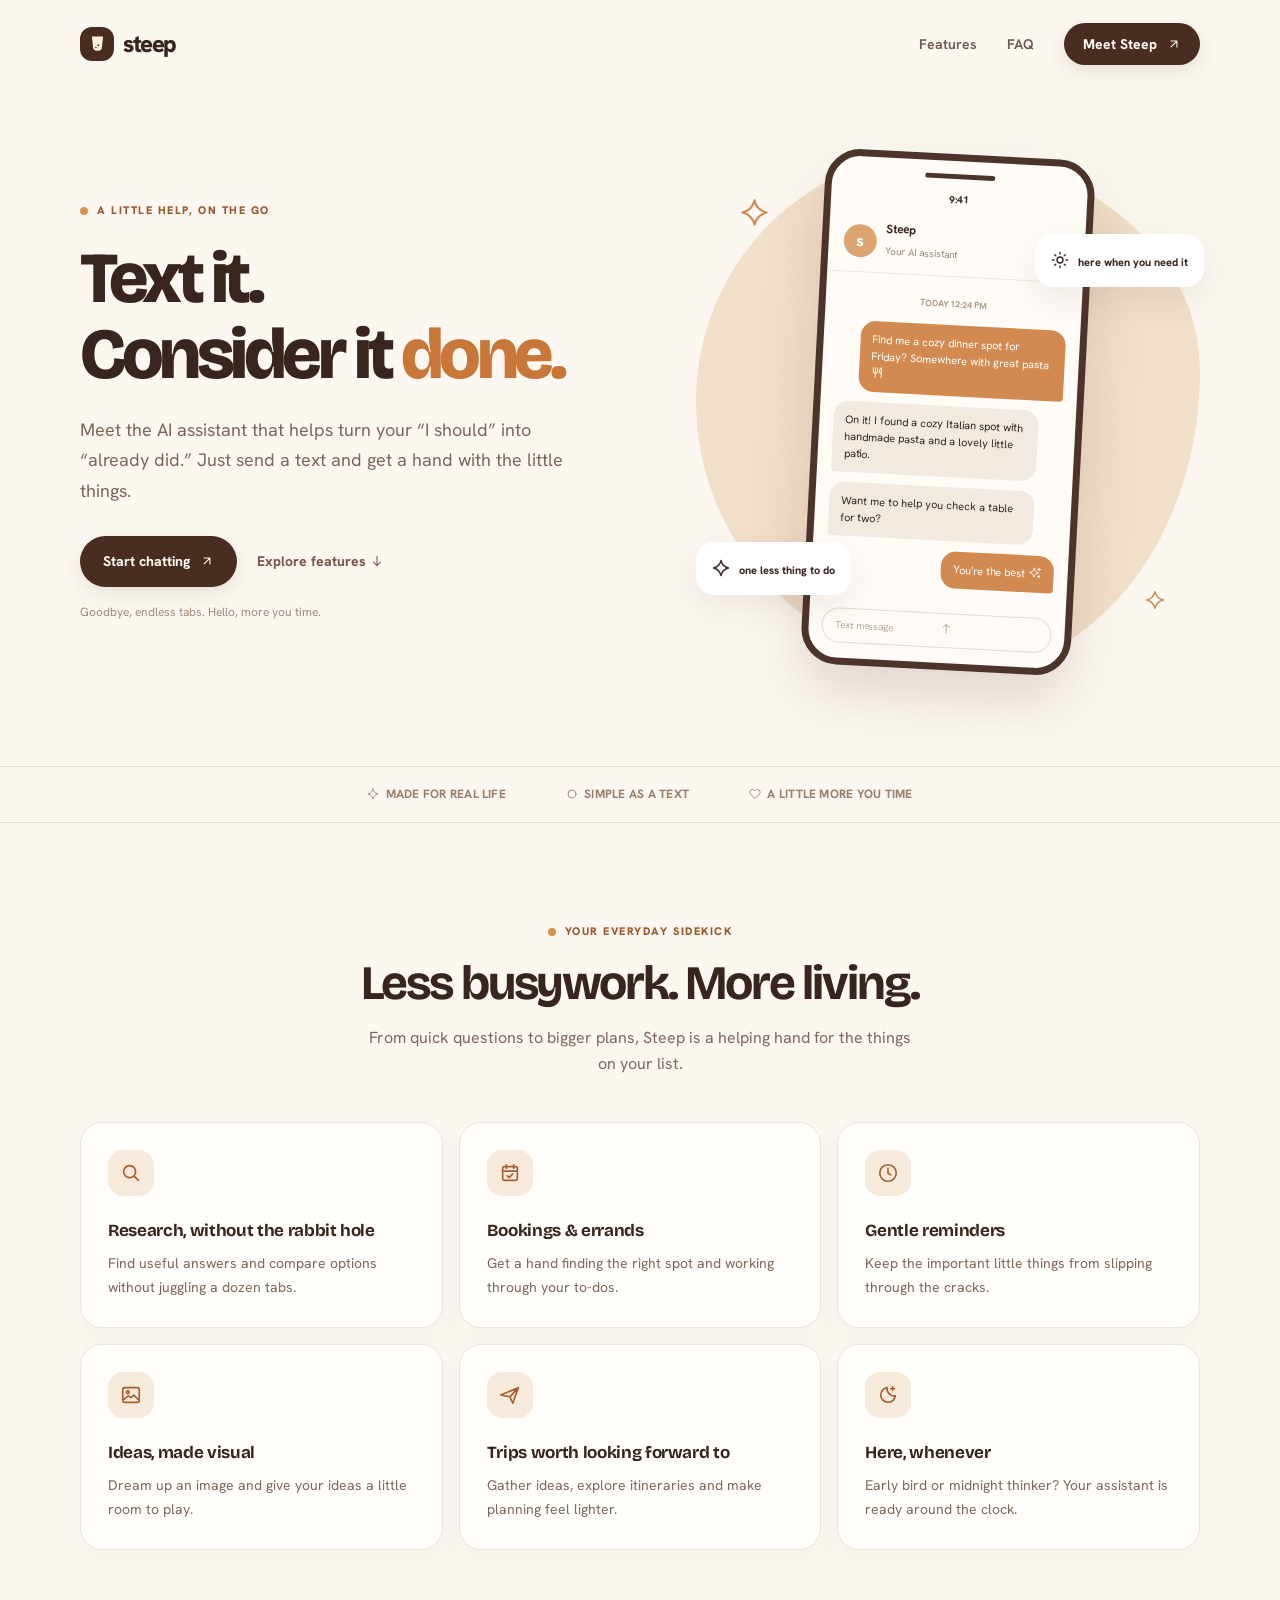
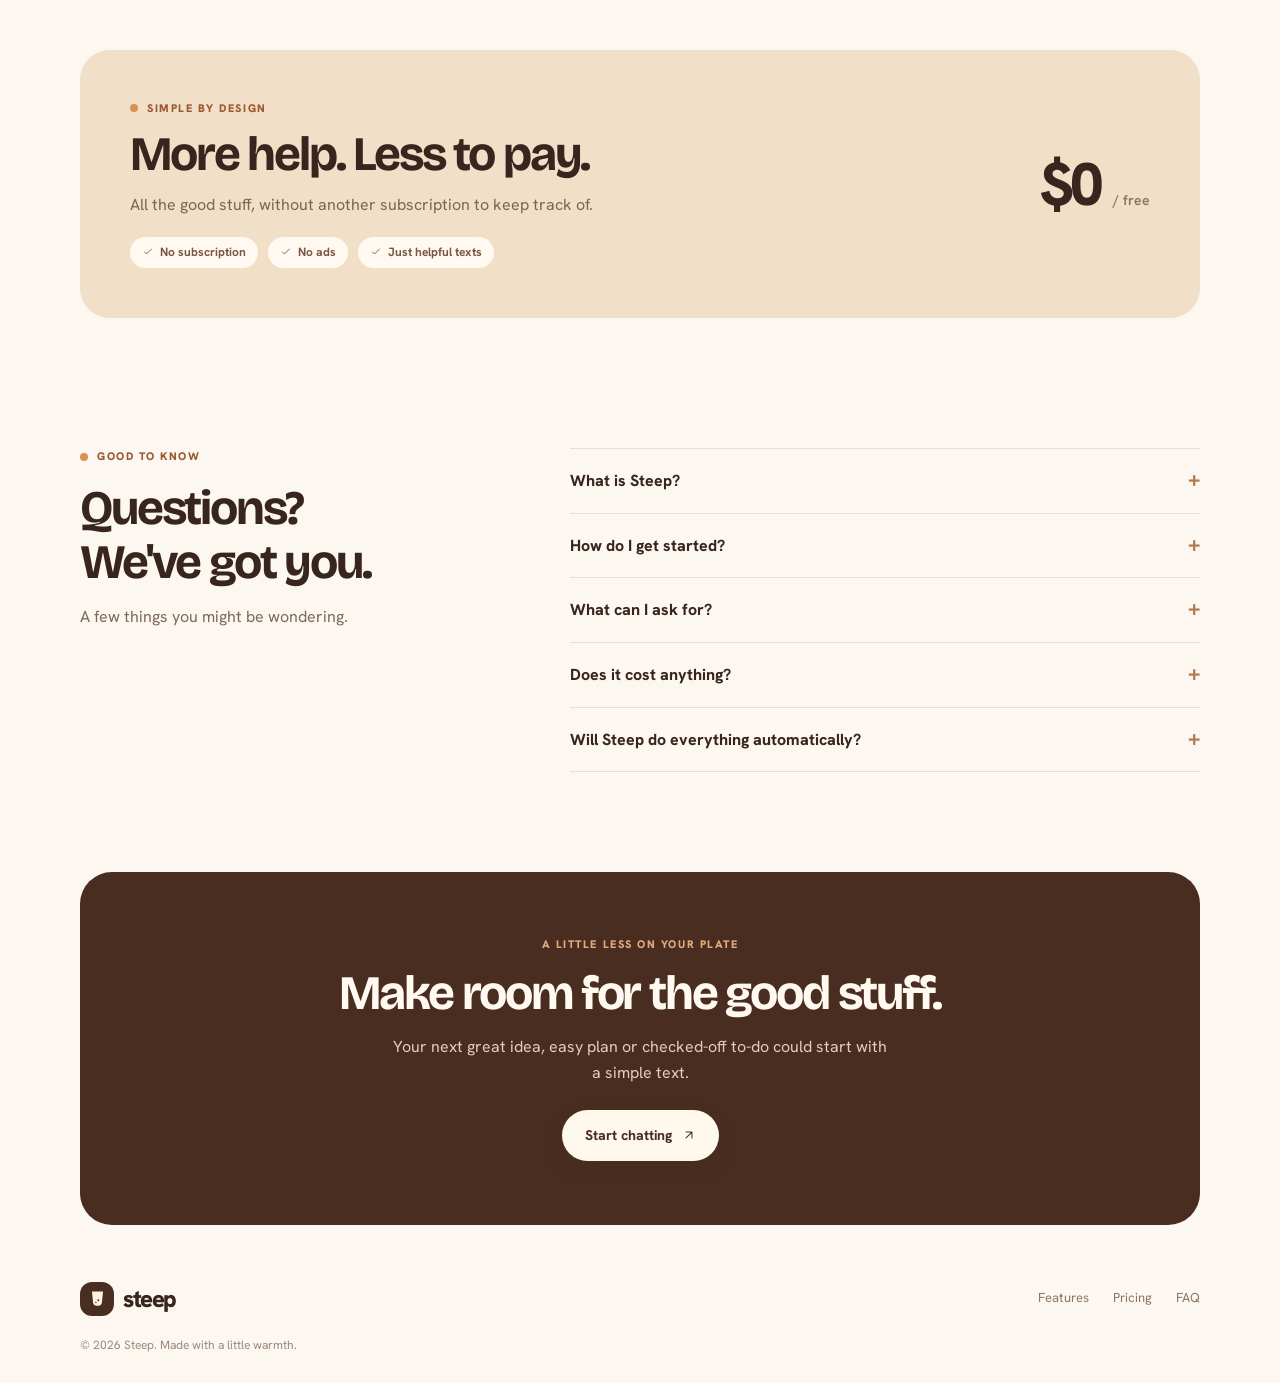
<file: index.html>
<!doctype html>
<html lang="en">
<head>
<meta charset="utf-8">
<meta name="viewport" content="width=device-width, initial-scale=1">
<title>Steep — a little help, right in your texts</title>
<link rel="stylesheet" href="https://fonts.googleapis.com/css2?family=Bricolage+Grotesque:opsz,wght@12..96,600;12..96,700;12..96,800&family=Hanken+Grotesk:wght@400;500;600;700;800&display=swap">
<link rel="stylesheet" href="css/landing-core.css">
<link rel="stylesheet" href="css/landing-sections.css">
<link rel="stylesheet" href="css/landing-intro.css"> </head>
<body>
<header class="wrap"><nav class="nav" aria-label="Main navigation"><a href="#top" class="logo"><span class="mark"><svg viewBox="0 0 24 24" aria-hidden="true"><path fill="currentColor" d="M5 3h14l-1.5 15a4 4 0 0 1-4 3h-3a4 4 0 0 1-4-3L5 3Zm3 8 1 6a1 1 0 1 0 2 0 1 1 0 1 0-2 0Zm5 2a1.2 1.2 0 1 0 0 2.4 1.2 1.2 0 0 0 0-2.4Z"/></svg></span>steep</a><div class="navlinks"><a href="#features">Features</a><a href="#faq">FAQ</a><a class="pill" href="/app/">Meet Steep <svg class="ui-icon" viewBox="0 0 24 24" aria-hidden="true"><path d="M7 17 17 7M7 7h10v10"/></svg></a></div></nav></header>
<main id="top">
<section class="hero wrap reveal"><div><div class="eyebrow"><span class="dot"></span> A LITTLE HELP, ON THE GO</div><h1>Text it.<br>Consider it <em>done.</em></h1><p class="lead">Meet the AI assistant that helps turn your “I should” into “already did.” Just send a text and get a hand with the little things.</p><div class="hero-actions"><a class="pill" href="/app/">Start chatting <span><svg class="ui-icon" viewBox="0 0 24 24" aria-hidden="true"><path d="M7 17 17 7M7 7h10v10"/></svg></span></a><a class="textlink" href="#features">Explore features <svg class="ui-icon" viewBox="0 0 24 24" aria-hidden="true"><path d="M12 4v16m-6-6 6 6 6-6"/></svg></a></div><p class="micro">Goodbye, endless tabs. Hello, more you time.</p></div><div class="visual" aria-label="Illustration of a text conversation"><svg class="ui-icon visual-sparkle one" viewBox="0 0 24 24" aria-hidden="true"><path d="M12 2c1.3 5.4 4.6 8.7 10 10-5.4 1.3-8.7 4.6-10 10-1.3-5.4-4.6-8.7-10-10 5.4-1.3 8.7-4.6 10-10Z"/></svg><svg class="ui-icon visual-sparkle two" viewBox="0 0 24 24" aria-hidden="true"><path d="M12 2c1.3 5.4 4.6 8.7 10 10-5.4 1.3-8.7 4.6-10 10-1.3-5.4-4.6-8.7-10-10 5.4-1.3 8.7-4.6 10-10Z"/></svg><div class="float one"><span><svg class="ui-icon" viewBox="0 0 24 24" aria-hidden="true"><path d="M12 2c1.3 5.4 4.6 8.7 10 10-5.4 1.3-8.7 4.6-10 10-1.3-5.4-4.6-8.7-10-10 5.4-1.3 8.7-4.6 10-10Z"/></svg></span> one less thing to do</div><div class="float two"><span><svg class="ui-icon" viewBox="0 0 24 24" aria-hidden="true"><circle cx="12" cy="12" r="4"/><path d="M12 2v2m0 16v2M2 12h2m16 0h2M5 5l1.5 1.5m11 11L19 19M19 5l-1.5 1.5m-11 11L5 19"/></svg></span> here when you need it</div><div class="phone"><div class="phone-top"><div class="notch"></div>9:41</div><div class="contact"><div class="avatar">s</div><div><strong>Steep</strong><small>Your AI assistant</small></div></div><div class="messages"><div class="day">TODAY  12:24 PM</div><div class="bubble user">Find me a cozy dinner spot for Friday? Somewhere with great pasta <svg class="ui-icon" viewBox="0 0 24 24" aria-hidden="true"><path d="M4 3v6a4 4 0 0 0 8 0V3M8 3v18M18 3c-2 2-3 5-3 9h4m0-9v18"/></svg></div><div class="bubble ai">On it! I found a cozy Italian spot with handmade pasta and a lovely little patio.</div><div class="bubble ai">Want me to help you check a table for two?</div><div class="bubble user">You're the best <svg class="ui-icon" viewBox="0 0 24 24" aria-hidden="true"><path d="M10 3c1 4.5 3.5 7 8 8-4.5 1-7 3.5-8 8-1-4.5-3.5-7-8-8 4.5-1 7-3.5 8-8ZM19 2v5m-2.5-2.5h5M19 16v4m-2-2h4"/></svg></div></div><div class="input">Text message　 　 　　<svg class="ui-icon" viewBox="0 0 24 24" aria-hidden="true"><path d="M12 20V4M6 10l6-6 6 6"/></svg></div></div></div></section>
<div class="strip"><div class="wrap strip-inner"><span><svg class="ui-icon" viewBox="0 0 24 24" aria-hidden="true"><path d="M12 2c1.3 5.4 4.6 8.7 10 10-5.4 1.3-8.7 4.6-10 10-1.3-5.4-4.6-8.7-10-10 5.4-1.3 8.7-4.6 10-10Z"/></svg>  MADE FOR REAL LIFE</span><span><svg class="ui-icon" viewBox="0 0 24 24" aria-hidden="true"><circle cx="12" cy="12" r="8"/></svg>  SIMPLE AS A TEXT</span><span><svg class="ui-icon" viewBox="0 0 24 24" aria-hidden="true"><path d="M20.8 4.6a5.5 5.5 0 0 0-7.8 0L12 5.7l-1.1-1.1a5.5 5.5 0 0 0-7.8 7.8L12 21l8.8-8.6a5.5 5.5 0 0 0 0-7.8Z"/></svg>  A LITTLE MORE YOU TIME</span></div></div>
<section class="section wrap" id="features"><div class="center"><div class="eyebrow"><span class="dot"></span> YOUR EVERYDAY SIDEKICK</div><h2>Less busywork. More living.</h2><p class="section-intro">From quick questions to bigger plans, Steep is a helping hand for the things on your list.</p></div><div class="cards"><article class="card"><div class="icon"><svg viewBox="0 0 24 24"><circle cx="10.5" cy="10.5" r="6.5"/><path d="m16 16 4 4"/></svg></div><h3>Research, without the rabbit hole</h3><p>Find useful answers and compare options without juggling a dozen tabs.</p></article><article class="card"><div class="icon"><svg viewBox="0 0 24 24"><rect x="4" y="5" width="16" height="15" rx="2"/><path d="M8 3v4m8-4v4M4 10h16m-11 5 2 2 4-4"/></svg></div><h3>Bookings &amp; errands</h3><p>Get a hand finding the right spot and working through your to-dos.</p></article><article class="card"><div class="icon"><svg viewBox="0 0 24 24"><circle cx="12" cy="12" r="9"/><path d="M12 7v5l3 2"/></svg></div><h3>Gentle reminders</h3><p>Keep the important little things from slipping through the cracks.</p></article><article class="card"><div class="icon"><svg viewBox="0 0 24 24"><rect x="3" y="4" width="18" height="16" rx="2"/><circle cx="8.5" cy="9" r="1.5"/><path d="m4 17 5-4 3 2 3-3 5 5"/></svg></div><h3>Ideas, made visual</h3><p>Dream up an image and give your ideas a little room to play.</p></article><article class="card"><div class="icon"><svg viewBox="0 0 24 24"><path d="m2 12 19-8-6 17-3-7-10-2Zm10 2 9-10"/></svg></div><h3>Trips worth looking forward to</h3><p>Gather ideas, explore itineraries and make planning feel lighter.</p></article><article class="card"><div class="icon"><svg viewBox="0 0 24 24"><path d="M20 13a8 8 0 0 1-9-9 8 8 0 1 0 9 9Z"/><path d="M17 3v4m-2-2h4"/></svg></div><h3>Here, whenever</h3><p>Early bird or midnight thinker? Your assistant is ready around the clock.</p></article></div></section>
<section class="section pricing wrap" id="pricing"><div class="pricebox"><div><div class="eyebrow"><span class="dot"></span> SIMPLE BY DESIGN</div><h2>More help. Less to pay.</h2><p>All the good stuff, without another subscription to keep track of.</p><div class="badges"><span class="badge"><svg class="ui-icon" viewBox="0 0 24 24" aria-hidden="true"><path d="m5 12 4 4L19 6"/></svg> No subscription</span><span class="badge"><svg class="ui-icon" viewBox="0 0 24 24" aria-hidden="true"><path d="m5 12 4 4L19 6"/></svg> No ads</span><span class="badge"><svg class="ui-icon" viewBox="0 0 24 24" aria-hidden="true"><path d="m5 12 4 4L19 6"/></svg> Just helpful texts</span></div></div><div class="price">$0 <small>/ free</small></div></div></section>
<section class="section faq wrap" id="faq"><div class="faq-grid"><div><div class="eyebrow"><span class="dot"></span> GOOD TO KNOW</div><h2>Questions?<br>We've got you.</h2><p class="faq-intro">A few things you might be wondering.</p></div><div><details><summary>What is Steep?</summary><p>Steep is an AI assistant that helps with everyday tasks, research and plans - all in a simple chat.</p></details><details><summary>How do I get started?</summary><p>Open the chat and send your first message. No downloads, no setup, no account needed.</p></details><details><summary>What can I ask for?</summary><p>Try asking for restaurant ideas, trip research, a reminder or a creative image. The examples on this page illustrate the intended experience.</p></details><details><summary>Does it cost anything?</summary><p>Steep is free, with no subscription and no ads.</p></details><details><summary>Will Steep do everything automatically?</summary><p>Steep is designed to help with tasks, but important details and any actions should always be reviewed and confirmed by you.</p></details></div></div></section>
<section class="wrap"><div class="final"><div class="eyebrow">A LITTLE LESS ON YOUR PLATE</div><h2>Make room for the good stuff.</h2><p>Your next great idea, easy plan or checked-off to-do could start with a simple text.</p><a class="pill light" href="/app/">Start chatting <svg class="ui-icon" viewBox="0 0 24 24" aria-hidden="true"><path d="M7 17 17 7M7 7h10v10"/></svg></a></div></section>
</main>
<footer class="footer wrap"><div class="footrow"><a href="#top" class="logo"><span class="mark"><svg viewBox="0 0 24 24" aria-hidden="true"><path fill="currentColor" d="M5 3h14l-1.5 15a4 4 0 0 1-4 3h-3a4 4 0 0 1-4-3L5 3Zm3 8 1 6a1 1 0 1 0 2 0 1 1 0 1 0-2 0Zm5 2a1.2 1.2 0 1 0 0 2.4 1.2 1.2 0 0 0 0-2.4Z"/></svg></span>steep</a><div class="footlinks"><a href="#features">Features</a><a href="#pricing">Pricing</a><a href="#faq">FAQ</a></div></div><p class="footnote">© 2026 Steep. Made with a little warmth.</p></footer>
</body>
</html>
</file>
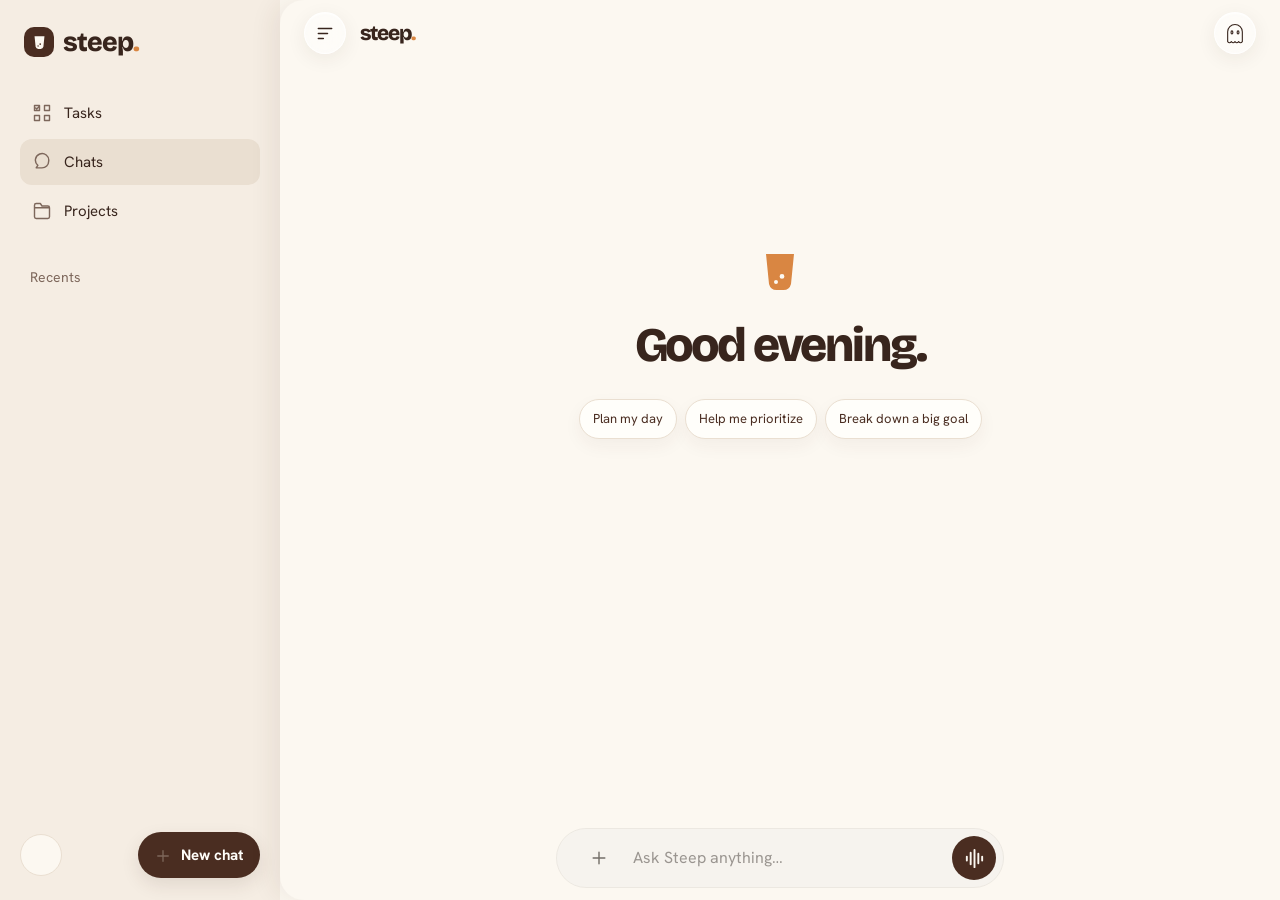
<file: app/index.html>
<!doctype html>
<html lang="en">
<head>
  <link rel="stylesheet" href="/css/page.css">
  <script type="module" src="/js/page-view.js"></script>
  <meta charset="utf-8"><script>try{const t=localStorage.getItem('steep-theme-v1');document.documentElement.dataset.theme=['light','dark','system'].includes(t)?t:'system'}catch{document.documentElement.dataset.theme='system'}</script>
  <meta name="viewport" content="width=device-width, initial-scale=1">
  <title>Chat with Steep</title>
  <link rel="stylesheet" href="https://fonts.googleapis.com/css2?family=Bricolage+Grotesque:opsz,wght@12..96,600;12..96,700;12..96,800&family=Hanken+Grotesk:wght@400;500;600;700;800&display=swap"><link rel="stylesheet" href="/css/app.css"><link rel="stylesheet" href="/css/app-anim.css"><link rel="stylesheet" href="/css/sidebar.css">
  <link rel="stylesheet" href="/css/composer.css">
  <link rel="stylesheet" href="/css/voice.css">
  <link rel="stylesheet" href="/css/auth.css">
  <script type="module" src="/js/auth-view.js"></script>
    <link rel="stylesheet" href="/css/image.css">
  <script type="module" src="/js/app.js"></script>
  <script type="module" src="/js/voice.js"></script>
  <script type="module" src="/js/composer.js"></script>
  <link rel="stylesheet" href="/css/attach.css"><link rel="stylesheet" href="/css/projects.css"><link rel="stylesheet" href="/css/app-ui.css"><link rel="stylesheet" href="/css/dark.css"><script type="module" src="/js/theme.js"></script><script type="module" src="/js/notices.js"></script><link rel="stylesheet" href="/css/cards.css"></head>
<body>
  <main id="auth-view" class="auth-view" aria-label="Sign in to Steep" hidden>
    <section class="auth-card">
      <a class="auth-brand" href="/" aria-label="Steep home"><span class="brand-mark"><svg viewBox="0 0 24 24" aria-hidden="true"><path fill="currentColor" d="M5 3h14l-1.5 15a4 4 0 0 1-4 3h-3a4 4 0 0 1-4-3L5 3Zm3 8 1 6a1 1 0 1 0 2 0 1 1 0 1 0-2 0Zm5 2a1.2 1.2 0 1 0 0 2.4 1.2 1.2 0 0 0 0-2.4Z"/></svg></span><span class="brand-word">steep<span>.</span></span></a>
      <h1 id="auth-title" hidden>Check your email</h1>
      <p id="auth-intro">Enter your email to sign in or create your account</p>
      <form id="auth-email-form" novalidate>
        <label class="sr-only" for="auth-email">Email address</label>
        <div class="auth-email-pill"><input id="auth-email" type="email" autocomplete="email" inputmode="email" autocapitalize="none" spellcheck="false" placeholder="Your email address" aria-describedby="auth-error" required><button id="auth-continue" class="auth-continue" type="submit" aria-label="Continue"><svg viewBox="0 0 24 24" aria-hidden="true"><path d="M5 12h14m-6-6 6 6-6 6"/></svg></button></div>
      </form>
      <form id="auth-code-form" novalidate hidden>
        <div class="auth-digits" role="group" aria-label="Six-digit email code" aria-describedby="auth-error">
          <input class="auth-digit" aria-label="Digit 1" inputmode="numeric" autocomplete="one-time-code" pattern="[0-9]*" maxlength="6">
          <input class="auth-digit" aria-label="Digit 2" inputmode="numeric" autocomplete="off" pattern="[0-9]*" maxlength="1">
          <input class="auth-digit" aria-label="Digit 3" inputmode="numeric" autocomplete="off" pattern="[0-9]*" maxlength="1">
          <input class="auth-digit" aria-label="Digit 4" inputmode="numeric" autocomplete="off" pattern="[0-9]*" maxlength="1">
          <input class="auth-digit" aria-label="Digit 5" inputmode="numeric" autocomplete="off" pattern="[0-9]*" maxlength="1">
          <input class="auth-digit" aria-label="Digit 6" inputmode="numeric" autocomplete="off" pattern="[0-9]*" maxlength="1">
        </div>
        <button id="auth-verify" class="auth-verify" type="submit">Verify</button>
        <button id="auth-resend" class="auth-link" type="button">Resend code</button>
        <button id="auth-different" class="auth-link" type="button">Use a different email</button>
      </form>
      <p id="auth-error" role="alert" hidden></p><p id="auth-status" role="status"></p>
    </section>
  </main>
  <noscript>Please enable JavaScript to sign in to Steep.</noscript>
  <div class="shell" hidden inert>
    <button class="scrim" id="scrim" aria-label="Close conversation menu" hidden></button>
    <aside class="sidebar" id="sidebar" aria-label="Conversations">
      <div class="side-top"><a class="brand" href="/"><span class="brand-mark"><svg viewBox="0 0 24 24" aria-hidden="true"><path fill="currentColor" d="M5 3h14l-1.5 15a4 4 0 0 1-4 3h-3a4 4 0 0 1-4-3L5 3Zm3 8 1 6a1 1 0 1 0 2 0 1 1 0 1 0-2 0Zm5 2a1.2 1.2 0 1 0 0 2.4 1.2 1.2 0 0 0 0-2.4Z"/></svg></span><span class="brand-word">steep<span>.</span></span></a></div>
      <a class="side-nav" href="#conversations"><svg class="app-icon" viewBox="0 0 24 24" aria-hidden="true"><path d="M20 11a8 8 0 0 1-8 8H5l2-3a8 8 0 1 1 13-5Z"/></svg><span>Chats</span></a>
      <p class="side-label">Recents</p>
      <nav id="conversations" aria-label="Chat history"></nav>
      <div class="side-bottom"><span id="profile-avatar" class="profile-avatar" aria-label="Your profile">S</span><button id="new-chat" class="new-chat"><svg class="app-icon" viewBox="0 0 24 24" aria-hidden="true"><path d="M12 5v14M5 12h14"/></svg> <span>New chat</span></button></div>
    </aside>
    <main class="workspace">
      <header class="topbar"><button id="open-menu" class="icon mobile" aria-label="Open conversations" aria-controls="sidebar" aria-expanded="false"><svg class="app-icon" viewBox="0 0 24 24" aria-hidden="true"><path d="M4 6h16M4 12h16M4 18h16"/></svg></button><a class="top-brand" href="/">steep<span>.</span></a><span id="connection"></span></header>
      <div id="thread" class="thread" aria-live="polite">
        <div class="thread-inner" id="messages"></div>
      </div>
      <div class="composer-wrap">
        <p id="error" class="error" role="alert" hidden></p>
        <form id="composer" class="composer"><button id="attach-plus" class="attach-plus" type="button" aria-label="Add attachment"><svg viewBox="0 0 24 24" aria-hidden="true"><path d="M12 5v14M5 12h14"/></svg></button><input id="pick-file" type="file" hidden><div class="attach-entry"><label class="sr-only" for="prompt">Message Steep</label><div id="attach-chip" class="attach-chip" hidden></div><textarea id="prompt" rows="1" maxlength="12000" placeholder="Ask Steep anything…"></textarea></div><button id="send" type="submit" aria-label="Send message"><svg class="app-icon" viewBox="0 0 24 24" aria-hidden="true"><path d="M12 20V4M6 10l6-6 6 6"/></svg></button></form>
      </div>
    </main>
  </div>
<template id="empty-template"><section class="empty"><span class="empty-mark"><svg viewBox="0 0 24 24" aria-hidden="true"><path fill="currentColor" d="M5 3h14l-1.5 15a4 4 0 0 1-4 3h-3a4 4 0 0 1-4-3L5 3Zm3 8 1 6a1 1 0 1 0 2 0 1 1 0 1 0-2 0Zm5 2a1.2 1.2 0 1 0 0 2.4 1.2 1.2 0 0 0 0-2.4Z"/></svg></span><h1></h1><form class="name-form"><label for="visitor-name">What should Steep call you?</label><div><input id="visitor-name" maxlength="60" autocomplete="nickname" placeholder="Your name"><button type="submit">Save</button><button class="name-skip" type="button">Skip</button></div></form><div class="examples"></div></section></template></body>
</html>
</file>
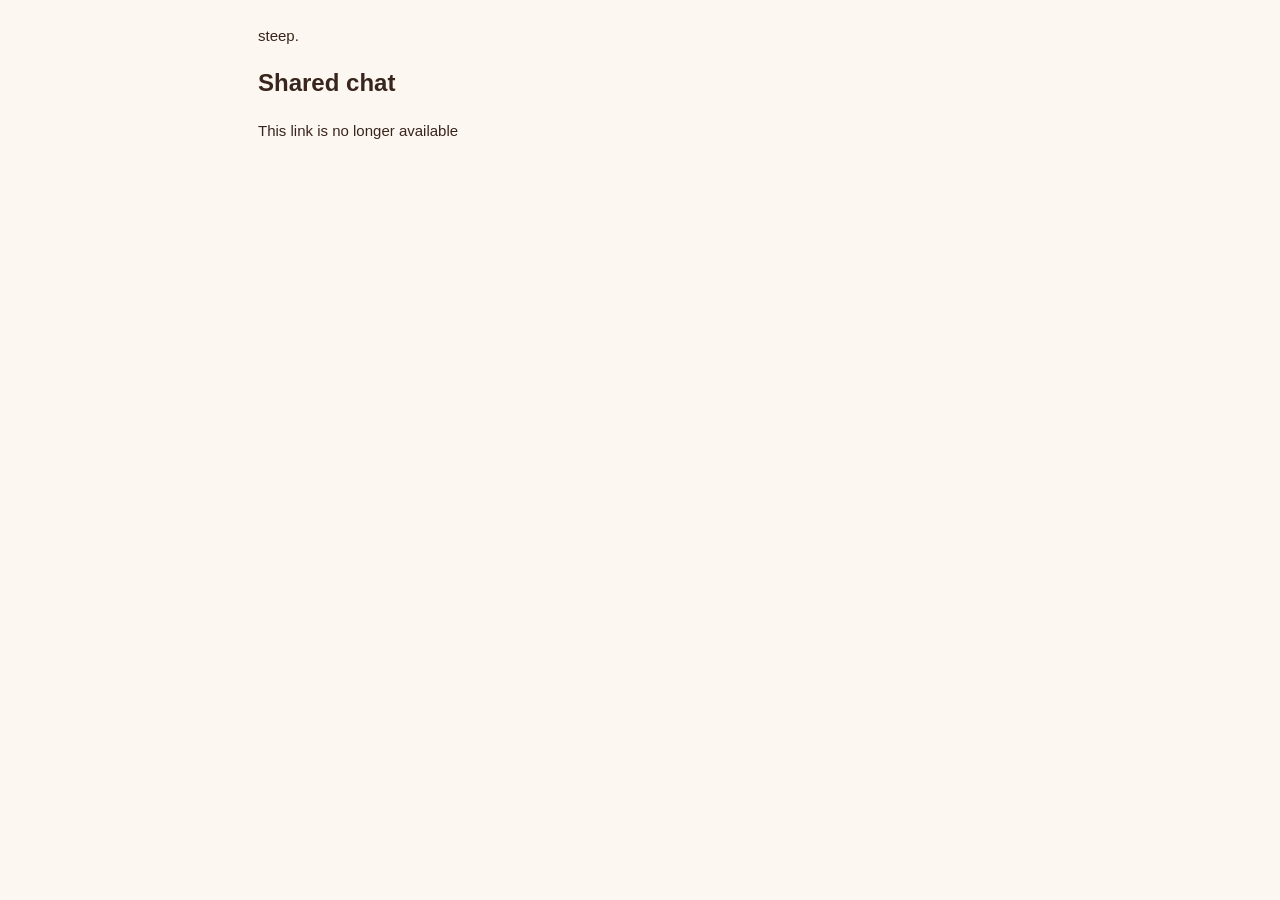
<file: s/index.html>
<!doctype html>
<html lang="en">
<head>
<meta charset="utf-8"><script>try{const t=localStorage.getItem('steep-theme-v1');document.documentElement.dataset.theme=['light','dark','system'].includes(t)?t:'system'}catch{document.documentElement.dataset.theme='system'}</script>
<meta name="viewport" content="width=device-width, initial-scale=1">
<meta name="robots" content="noindex,nofollow"><meta name="referrer" content="no-referrer">
<title>Shared chat · Steep</title>
<link rel="stylesheet" href="/css/app.css"><link rel="stylesheet" href="/css/responses.css"><link rel="stylesheet" href="/css/attach.css"><link rel="stylesheet" href="/css/app-ui.css"><link rel="stylesheet" href="/css/dark.css">
<style>body{height:auto;overflow:auto;background:var(--cream);color:var(--ink)}.shared-page{max-width:800px;margin:auto;padding:24px 18px 64px}.shared-page header{margin-bottom:24px}.shared-page h1{font-size:24px}.shared-page .attach-preview{max-width:100%;max-height:70vh;object-fit:contain}.shared-page .message{margin:18px 0}.shared-page .bubble{min-width:0;overflow-wrap:anywhere}.shared-page a{color:var(--ink)}</style>
<script type="module" src="/js/share-view.js"></script>
</head>
<body><main class="shared-page"><header><a href="/app/">steep.</a><h1 id="share-title">Shared chat</h1><p id="share-status" role="status">Loading shared chat…</p></header><div id="shared-messages" aria-label="Read-only conversation"></div><noscript>Enable JavaScript to view this shared conversation.</noscript></main></body>
</html>
</file>
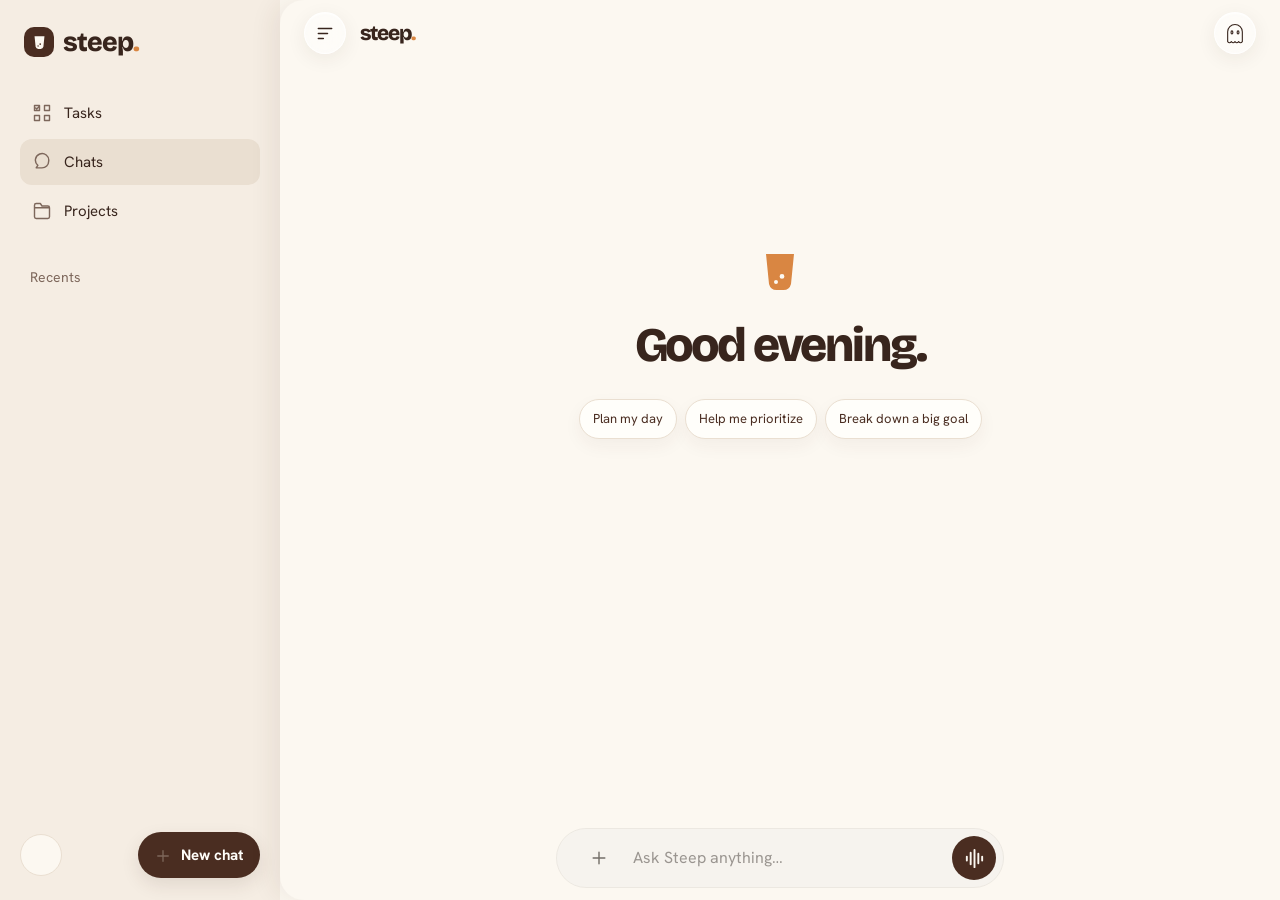
<file: app/settings.html>
<!doctype html>
<html lang="en">
<head>
  <meta charset="utf-8"><script>try{const t=localStorage.getItem('steep-theme-v1');document.documentElement.dataset.theme=['light','dark','system'].includes(t)?t:'system'}catch{document.documentElement.dataset.theme='system'}</script>
  <meta name="viewport" content="width=device-width, initial-scale=1">
  <title>Settings · Steep</title>
  <link rel="stylesheet" href="https://fonts.googleapis.com/css2?family=Bricolage+Grotesque:opsz,wght@12..96,600;12..96,700;12..96,800&family=Hanken+Grotesk:wght@400;500;600;700;800&display=swap">
  <link rel="stylesheet" href="/css/app.css">
  <link rel="stylesheet" href="/css/settings.css">
  <script type="module" src="/js/settings.js"></script>
<link rel="stylesheet" href="/css/app-ui.css"><link rel="stylesheet" href="/css/dark.css"><script type="module" src="/js/theme.js"></script><script type="module" src="/js/notices.js"></script></head>
<body>
  <main class="settings-page">
    <header class="settings-header"><a class="back-link" href="/app/" aria-label="Back to chat"><svg class="app-icon" viewBox="0 0 24 24" aria-hidden="true"><path d="m14 6-6 6 6 6M8 12h12"/></svg></a><h1>Settings</h1></header>
    <section class="account" aria-label="Your account">
      <span id="profile-avatar" class="profile-avatar" aria-label="Your initials">S</span>
      <div><h2 id="account-name">Your Steep space</h2><p>Steep · early access</p></div>
    </section>
    <section class="settings-group" aria-label="Account settings">
      <button class="settings-row" type="button" aria-expanded="true" aria-controls="account-panel"><span>Account</span></button>
      <div class="settings-panel" id="account-panel"><p id="account-email"></p><div class="panel-actions"><button id="auth-logout" type="button">Log out</button></div></div>
    </section>
    <section class="settings-group" aria-label="Personal settings">
      <button class="settings-row" type="button" aria-expanded="false" aria-controls="profile-panel"><span>Profile</span></button>
      <div class="settings-panel" id="profile-panel" hidden>
        <form class="name-form" id="profile-form"><label for="settings-name">What should Steep call you?</label><div class="edit-name"><input id="settings-name" maxlength="60" autocomplete="nickname" required><button type="submit">Save name</button></div></form>
      </div>
      <button class="settings-row" type="button" aria-expanded="false" aria-controls="connection-panel"><span>Connection</span><span id="connection" role="status">Checking connection…</span></button>
      <div class="settings-panel" id="connection-panel" hidden><p>This checks whether Steep's server has a key configured. If replies fail, the key, model or quota may still need a look.</p></div>
    </section>
    <section class="settings-group" aria-label="WhatsApp settings">
      <h2 class="whatsapp-heading">WhatsApp</h2>
      <div class="settings-panel" id="whatsapp-panel"><p id="whatsapp-status" role="status"></p><div class="panel-actions"><button id="whatsapp-link" type="button">Link WhatsApp</button>
        <button id="whatsapp-unlink" type="button" hidden>Unlink WhatsApp</button></div></div>
    </section>
    <section class="settings-group" aria-label="Chat and app settings">
      <button class="settings-row" type="button" aria-expanded="false" aria-controls="clear-panel"><span>Clear downloaded chat cache</span></button>
      <div class="settings-panel" id="clear-panel" hidden><p>Clear this account's downloaded chat cache in this browser? Cloud chats are not deleted and will download again. Unsynced changes must finish first. Your name stays.</p><div class="panel-actions"><button id="confirm-clear" type="button">Clear downloaded cache</button><button id="cancel-clear" type="button">Cancel</button></div></div>
      <button class="settings-row" type="button" aria-expanded="false" aria-controls="about-panel"><span>About Steep</span></button>
      <div class="settings-panel" id="about-panel" hidden><p>A warm little space for your next big creator idea. Talk niches, growth and the messy bits with Steep.</p><a href="/">Meet Steep on the home page</a></div>
    </section>
    <p id="settings-feedback" role="status"></p>
  </main>
</body>
</html>
</file>
<file: css/landing-core.css>
:root{--ink:#38251d;--muted:#7d675b;--cream:#fcf8f1;--paper:#fffefa;--amber:#d98642;--dark:#4a2d21;--line:#eadfd1;--pale:#f4e6d4}
*{box-sizing:border-box}
html{scroll-behavior:smooth}
body{margin:0;background:var(--cream);color:var(--ink);font:16px/1.6 system-ui,-apple-system,BlinkMacSystemFont,"Segoe UI",sans-serif}
a{color:inherit;text-decoration:none}
button{font:inherit}
.wrap{width:min(1120px,calc(100% - 48px));margin:auto}
.nav{height:88px;display:flex;align-items:center;justify-content:space-between;gap:24px}
.logo{display:flex;align-items:center;gap:9px;font-size:24px;font-weight:850;letter-spacing:-1.5px}
.mark{width:34px;height:34px;border-radius:12px;background:var(--dark);display:grid;place-items:center;color:#fff1dd}
.mark svg{width:19px}
.navlinks{display:flex;align-items:center;gap:30px;color:#6f5b50;font-size:14px;font-weight:650}
.pill{display:inline-flex;align-items:center;justify-content:center;gap:10px;background:var(--dark);color:#fffaf3;border-radius:999px;padding:14px 23px;font-weight:750;font-size:14px;transition:transform .2s,background .2s;box-shadow:0 7px 18px #4a2d211d}
.pill:hover{transform:translateY(-2px);background:#704531}
.pill.light{background:#fff8ed;color:var(--dark)}
.nav .pill{padding:10px 19px}
.hero{padding:66px 0 96px;display:grid;grid-template-columns:1.04fr .96fr;gap:70px;align-items:center}
.eyebrow{font-size:11px;letter-spacing:.14em;text-transform:uppercase;font-weight:850;color:#9c592f;display:flex;align-items:center;gap:9px}
.dot{height:8px;width:8px;background:#d79151;border-radius:50%}
h1,h2,h3,p{margin:0}
h1{font-size:clamp(46px,5.6vw,76px);line-height:1.06;letter-spacing:-.062em;margin:20px 0 23px;font-weight:800}
h1 em{font-style:normal;color:#c87738}
.lead{font-size:18px;line-height:1.7;color:var(--muted);max-width:490px}
.hero-actions{display:flex;align-items:center;gap:20px;margin-top:30px}
.textlink{font-size:14px;font-weight:750;color:#795849}
.micro{font-size:12px;color:#a08a7b;margin-top:16px}
.visual{position:relative;min-height:470px;display:grid;place-items:center;background:#f1dfca;border-radius:48% 52% 46% 54% / 48% 42% 58% 52%}
.visual .visual-sparkle{position:absolute;color:#cd8b53;width:29px;height:29px}
.visual-sparkle.one{top:44px;left:44px}
.visual .visual-sparkle.two{right:35px;bottom:60px;width:20px;height:20px}
.phone{width:270px;background:#fffcf7;border:7px solid #4c342a;border-radius:36px;box-shadow:0 28px 55px #6c47332e;overflow:hidden;transform:rotate(3deg);position:relative}
.phone-top{text-align:center;padding:13px 0 7px;font-size:10px;font-weight:800}
.notch{height:5px;width:70px;background:#4c342a;border-radius:5px;margin:0 auto 13px}
.contact{display:flex;gap:9px;align-items:center;border-bottom:1px solid #eee6dc;padding:10px 15px}
.avatar{width:33px;height:33px;border-radius:50%;background:#dba471;display:grid;place-items:center;color:white;font-weight:800}
.contact strong{display:block;font-size:12px;line-height:1.25}
.contact small{color:#9a877a;font-size:10px}
.messages{padding:20px 14px 25px;display:flex;flex-direction:column;gap:10px;min-height:250px}
.day{text-align:center;color:#ad9a8a;font-size:9px;font-weight:700;margin-bottom:4px}
.bubble{font-size:11px;line-height:1.55;padding:10px 12px;border-radius:15px;max-width:90%}
.bubble.user{background:#d28a50;color:white;align-self:flex-end;border-bottom-right-radius:4px}
.bubble.ai{background:#f2eae0;align-self:flex-start;border-bottom-left-radius:4px}
.input{margin:0 13px 15px;border:1px solid #e4dad0;color:#b7a99b;border-radius:24px;padding:8px 12px;font-size:10px}
.float{position:absolute;background:white;border-radius:18px;padding:12px 16px;box-shadow:0 12px 32px #60422e19;font-size:11px;font-weight:750;z-index:2}
.float.one{left:0;bottom:75px}
.float.two{right:-4px;top:80px}
.float span{font-size:18px;margin-right:6px} .ui-icon{width:14px;height:14px;display:inline-block;vertical-align:-.15em;fill:none;stroke:currentColor;stroke-width:1.8;stroke-linecap:round;stroke-linejoin:round} .float .ui-icon{width:18px;height:18px} .bubble .ui-icon,.input .ui-icon{width:13px;height:13px} .strip .ui-icon,.badge .ui-icon{width:12px;height:12px;margin-right:3px}
</file>
<file: css/landing-sections.css>
.strip{border-block:1px solid var(--line);padding:18px 0}
.strip-inner{display:flex;justify-content:center;gap:60px;color:#9a7f6b;font-size:12px;font-weight:750;letter-spacing:.02em}
.section{padding:100px 0}
.center{text-align:center}
.center .eyebrow{justify-content:center}
.section h2{font-size:clamp(32px,4vw,48px);line-height:1.13;letter-spacing:-.045em;margin:15px 0}
.section-intro{color:var(--muted);max-width:550px;margin:auto}
.cards{display:grid;grid-template-columns:repeat(3,1fr);gap:16px;margin-top:46px}
.card{background:var(--paper);border:1px solid #eee4d9;border-radius:22px;padding:27px;box-shadow:0 10px 30px #6f4a2e08}
.icon{width:46px;height:46px;background:#f8eadb;color:#a65f32;border-radius:15px;display:grid;place-items:center;margin-bottom:21px}
.icon svg{width:22px;height:22px;fill:none;stroke:currentColor;stroke-width:1.8;stroke-linecap:round;stroke-linejoin:round}
.card h3{font-size:17px;letter-spacing:-.02em;margin-bottom:8px}
.card p{font-size:14px;color:var(--muted);line-height:1.7}
.how{background:#f4eadc}
.steps{display:grid;grid-template-columns:repeat(3,1fr);gap:30px;margin-top:50px}
.step{text-align:center;padding:0 20px}
.step-num{width:48px;height:48px;border-radius:50%;display:grid;place-items:center;background:#fffaf2;color:#b96c39;font-weight:800;margin:0 auto 18px;box-shadow:0 6px 18px #63452d0d}
.step h3{font-size:18px;margin-bottom:8px}
.step p{color:var(--muted);font-size:14px}
.quotes{display:grid;grid-template-columns:repeat(3,1fr);gap:16px;margin-top:45px}
.quote{background:#fffdfa;border:1px solid var(--line);border-radius:22px;padding:28px;display:flex;flex-direction:column;gap:20px}
.stars{color:#c77d41;letter-spacing:3px;font-size:14px}
.quote blockquote{margin:0;font-size:16px;line-height:1.65;font-weight:600;flex:1}
.quote small{color:#9b8576}
.fiction{text-align:center;color:#9b8576;font-size:12px;margin-top:18px}
.pricing{padding-top:0}.pricebox{border-radius:30px;padding:50px;background:#f1dfc8;display:flex;align-items:center;justify-content:space-between;gap:30px}.pricebox h2{margin:10px 0}.pricebox p{color:#7c6454}.price{font-size:60px;letter-spacing:-.06em;line-height:1;font-weight:800}.price small{font-size:14px;letter-spacing:0;color:#8d705d;font-weight:600}.badges{display:flex;gap:10px;flex-wrap:wrap;margin-top:20px}.badge{background:#fff9f1;border-radius:999px;padding:6px 12px;font-size:12px;font-weight:700;color:#7a5741}.faq{padding-top:30px}.faq-grid{display:grid;grid-template-columns:.8fr 1.2fr;gap:70px}.faq-intro{color:var(--muted)}details{border-bottom:1px solid var(--line);padding:19px 0}details:first-child{border-top:1px solid var(--line)}summary{cursor:pointer;list-style:none;font-weight:750;display:flex;justify-content:space-between;gap:20px}summary::-webkit-details-marker{display:none}summary:after{content:'+';font-size:22px;line-height:1;color:#b47a4d}details[open] summary:after{content:'−'}details p{font-size:14px;color:var(--muted);padding:12px 25px 2px 0}.final{background:var(--dark);color:#fff9f0;text-align:center;border-radius:32px;padding:64px 24px}.final h2{margin:12px 0 14px;font-size:clamp(32px,4vw,48px);line-height:1.13;letter-spacing:-.045em}.final p{color:#e6cdb9;margin:0 auto 25px;max-width:500px}.final .eyebrow{color:#dfaa7f;justify-content:center}.footer{padding:55px 0 28px}.footrow{display:flex;justify-content:space-between;align-items:center;gap:20px}.footnote{color:#9b887b;font-size:12px;margin-top:18px}.footlinks{display:flex;gap:24px;font-size:13px;color:#8c7566}.reveal{animation:rise .7s ease both}@keyframes rise{from{opacity:0;transform:translateY(12px)}to{opacity:1;transform:translateY(0)}}@supports (animation-timeline:view()){.card,.step,.quote,.pricebox,.faq-grid,.final{animation:rise linear both;animation-timeline:view();animation-range:entry 0% entry 25%}}@media(prefers-reduced-motion:reduce){html{scroll-behavior:auto}.reveal,.card,.step,.quote,.pricebox,.faq-grid,.final{animation:none}.pill{transition:none}}@media(max-width:760px){.wrap{width:min(100% - 36px,560px)}.nav{height:72px}.navlinks a:not(.pill){display:none}.hero{grid-template-columns:1fr;gap:38px;padding:45px 0 65px}.visual{min-height:420px}.float.one{left:2px}.float.two{right:0}.strip-inner{gap:14px;justify-content:space-between;font-size:10px}.section{padding:70px 0}.cards{grid-template-columns:1fr;gap:12px}.steps,.quotes{grid-template-columns:1fr;gap:18px}.step{padding:8px 18px}.pricing{padding-top:0}.pricebox{padding:32px;display:block}.price{margin-top:26px}.faq{padding-top:10px}.faq-grid{grid-template-columns:1fr;gap:30px}.final{padding:50px 22px}.footrow{align-items:flex-start;flex-direction:column}.footlinks{flex-wrap:wrap}.hero-actions{gap:16px}}@media print{.reveal,.card,.step,.quote,.pricebox,.faq-grid,.final{animation:none}.section{padding:40px 0}.hero{padding:30px 0}.card,.quote,.pricebox,details,.phone,.final{break-inside:avoid}}body{font-family:'Hanken Grotesk',sans-serif}h1,h2,h3{font-family:'Bricolage Grotesque',sans-serif}
</file>
<file: css/landing-intro.css>
.hero.reveal{animation:none}
</file>
<file: css/page.css>
/* Preview cards only: no document, drawer or sidebar overrides. */
.page-card{display:grid;box-sizing:border-box;gap:.65rem;width:min(100%,26rem);min-width:0;margin:1rem 0;padding:1.15rem;border:1px solid var(--panel-edge,var(--line));border-radius:18px;background:var(--glass,var(--cream));color:var(--ink);box-shadow:0 4px 20px color-mix(in srgb,var(--ink) 3%,transparent);font-size:16px;line-height:1.5;overflow-wrap:anywhere;-webkit-backdrop-filter:blur(22px);backdrop-filter:blur(22px)}
.page-card:empty{display:none}
.page-card .page-label{font:700 16px/1.4 system-ui,sans-serif;text-transform:uppercase;letter-spacing:.04em;color:var(--muted)}
.page-card h3{margin:0;font:700 1.15rem/1.3 system-ui,sans-serif;overflow-wrap:anywhere}
.page-card .page-link{font-size:16px;line-height:1.5;color:var(--ink);text-decoration:underline;text-underline-offset:3px;overflow-wrap:anywhere}
.page-card .page-note{margin:0;font-size:16px;line-height:1.5;color:var(--muted)}
.page-card .page-open{justify-self:start;display:inline-flex;align-items:center;justify-content:center;min-width:80px;box-sizing:border-box;min-height:44px;padding:.65rem 1.1rem;border:1px solid var(--panel-edge,var(--ink));border-radius:999px;background:var(--button-surface,var(--ink));color:var(--button-ink,var(--cream));font:600 16px/1.2 system-ui,sans-serif;text-decoration:none;cursor:pointer;outline:none;box-shadow:none;transition:background .15s,transform .15s}
.page-card .page-open:hover{background:var(--control,var(--dark));color:var(--button-ink,var(--cream))}
.page-card .page-open:active{transform:scale(.97)}
.page-card .page-open:disabled{opacity:.6;cursor:wait}
.page-card a:focus,.page-card button:focus,.page-card a:focus-visible,.page-card button:focus-visible{outline:none;box-shadow:none}
@media(prefers-reduced-motion:reduce){.page-card .page-open{transition:none}}
</file>
<file: css/app.css>
:root{--ink:#38251d;--muted:#7d675b;--cream:#fcf8f1;--paper:#fffefa;--amber:#d98642;--dark:#4a2d21;--line:#eadfd1;--pale:#f4e6d4}*{box-sizing:border-box}body{margin:0;background:var(--cream);color:var(--ink);font:15px/1.6 'Hanken Grotesk',sans-serif}button,textarea{font:inherit}button{cursor:pointer}a{color:inherit;text-decoration:none}.shell{display:flex;height:100vh;height:100dvh;overflow:hidden}.sidebar{width:260px;flex:none;background:var(--paper);border-right:1px solid var(--line);display:flex;flex-direction:column;padding:20px 16px}.side-top{display:flex;align-items:center;justify-content:space-between;padding:0 8px 20px}.brand,.top-brand{font:800 27px 'Bricolage Grotesque',sans-serif;letter-spacing:-1px}.brand span,.top-brand span{color:var(--amber)}.new-chat{background:var(--cream);border:1px solid var(--line);border-radius:999px;padding:12px;text-align:left;color:var(--dark);font-weight:700;box-shadow:0 7px 18px #4a2d2110}.new-chat span{margin-left:6px}.side-label{font-size:10px;letter-spacing:.14em;color:var(--muted);margin:30px 8px 12px}#conversations{overflow:auto;display:grid;gap:4px}#conversations button{border:0;border-radius:16px;background:transparent;text-align:left;color:var(--muted);padding:10px;overflow:hidden;text-overflow:ellipsis;white-space:nowrap}#conversations button.active,#conversations button:hover{background:var(--pale)}.side-foot{font-size:12px;color:var(--muted);margin:auto 8px 0}.workspace{min-width:0;flex:1;display:flex;flex-direction:column}.topbar{height:66px;flex:none;display:flex;align-items:center;gap:14px;padding:0 24px}.top-brand{font-size:21px}.topbar #connection{margin-left:auto;color:var(--muted);font-size:12px}.icon{border:0;background:transparent;color:var(--dark);font-size:22px;padding:5px}.mobile{display:none}.thread{flex:1;overflow-y:auto}.thread-inner{width:min(720px,100%);margin:auto;padding:30px 24px 20px}.empty{min-height:48vh;display:flex;flex-direction:column;justify-content:center;align-items:flex-start}.empty-mark,.avatar{display:grid;place-items:center;background:var(--dark);color:var(--cream);border-radius:16px;font:800 24px 'Bricolage Grotesque',sans-serif;width:48px;height:48px}.empty h1{font:800 clamp(32px,5vw,48px) 'Bricolage Grotesque',sans-serif;letter-spacing:-.045em;margin:22px 0 10px}.empty p{color:var(--muted);max-width:410px;margin:0}.examples{display:flex;flex-wrap:wrap;gap:8px;margin-top:25px}.examples button{background:var(--paper);border:1px solid var(--line);border-radius:999px;color:var(--dark);padding:9px 13px;font-size:13px;box-shadow:0 7px 18px #4a2d210d}.message{display:flex;gap:12px;margin:24px 0;align-items:flex-start}.message.user{justify-content:flex-end}.bubble{max-width:85%;overflow-wrap:anywhere;line-height:1.65}.user .bubble{background:#d28a50;color:white;border-radius:18px 18px 4px 18px;padding:12px 16px;white-space:pre-wrap}.assistant .bubble{background:#f2eae0;color:var(--ink);border-radius:18px 18px 18px 4px;padding:12px 16px;max-width:calc(100% - 45px)}.avatar{width:32px;height:32px;border-radius:50%;font-size:17px;flex:none}.bubble p{margin:0 0 .8em}.bubble p:last-child{margin-bottom:0}.bubble pre{overflow:auto;background:#312820;color:#fff7e9;border-radius:8px;padding:12px}.bubble code{font-family:monospace}.bubble ul,.bubble ol{padding-left:24px}.typing{color:var(--muted);font-style:italic}.composer-wrap{width:min(768px,100%);margin:0 auto;padding:8px 24px max(12px,env(safe-area-inset-bottom))}.composer{display:flex;align-items:flex-end;gap:8px;border:1px solid var(--line);border-radius:22px;background:var(--paper);padding:10px 10px 10px 16px;box-shadow:0 10px 30px #6f4a2e12}.composer textarea{flex:1;min-width:0;max-height:140px;resize:none;border:0;outline:0;background:transparent;padding:9px 0;color:var(--ink)}.composer button{border:0;background:var(--dark);color:white;border-radius:999px;width:38px;height:38px;font-size:22px}.composer button:disabled{opacity:.45}.disclaimer{text-align:center;color:var(--muted);font-size:11px;margin:8px 0 0}.error{color:#9e3f2f;font-size:13px;margin:0 0 8px}.sr-only{position:absolute;width:1px;height:1px;overflow:hidden;clip:rect(0,0,0,0)}.scrim[hidden]{display:none}@media(max-width:700px){.mobile{display:block}.sidebar{position:fixed;z-index:3;top:0;bottom:0;left:0;width:min(290px,85vw);transform:translateX(-100%);transition:transform .2s}.sidebar.open{transform:translateX(0)}.scrim{position:fixed;inset:0;z-index:2;border:0;background:#20150daa;width:100%;height:100%}.topbar{padding:0 16px}.thread-inner{padding:20px 18px}.composer-wrap{padding-left:14px;padding-right:14px}.bubble{max-width:90%}}@media(prefers-reduced-motion:reduce){.sidebar{transition:none}}
.app-icon{width:18px;height:18px;display:inline-block;vertical-align:middle;fill:none;stroke:currentColor;stroke-width:1.8;stroke-linecap:round;stroke-linejoin:round}#connection .app-icon{width:12px;height:12px}
</file>
<file: css/app-anim.css>
.message,#conversations button{animation:chat-rise .45s ease both}
.typing::after,.streaming::after{content:'';display:inline-block;width:3px;height:1em;border-radius:3px;background:var(--amber);vertical-align:-.1em;margin-left:3px;animation:cursor-blink .8s step-end infinite}
@keyframes cursor-blink{50%{opacity:.2}}
@keyframes chat-rise{from{opacity:0;transform:translateY(12px)}to{opacity:1;transform:translateY(0)}}
@media(prefers-reduced-motion:reduce){.message,#conversations button,.typing::after,.streaming::after{animation:none;transition:none}}
.empty{align-items:center;text-align:center;min-height:55vh}
.empty-mark{background:transparent;color:var(--amber);width:48px;height:48px}
.empty-mark svg{width:48px;height:48px}
.empty h1{margin:20px 0 0}
.examples{justify-content:center}
.name-form{margin-top:20px;color:var(--muted);font-size:13px}
.name-form[hidden]{display:none}
.name-form label{display:block;margin-bottom:7px}
.name-form div{display:flex;align-items:center;justify-content:center;gap:6px;flex-wrap:wrap}
.name-form input{width:170px;max-width:100%;border:1px solid var(--line);border-radius:999px;background:var(--paper);color:var(--ink);padding:8px 12px;font:16px 'Hanken Grotesk',sans-serif}
.name-form button{border:1px solid var(--line);border-radius:999px;background:var(--paper);color:var(--dark);padding:8px 12px}
.name-form .name-skip{border:0;background:transparent;color:var(--muted)}
.composer textarea{font-size:16px}
.streaming p:last-child{display:inline}
</file>
<file: css/sidebar.css>
.sidebar{width:280px;background:#f5ede3;border:0;padding:26px 20px 22px;color:var(--ink)}
.side-top{padding:0 4px 32px}.brand{display:inline-flex;align-items:center;gap:9px}.brand .brand-mark{width:30px;height:30px;border-radius:10px;background:var(--dark);display:grid;place-items:center;color:#fff1dd}.brand-mark svg{width:17px;height:17px}.brand .brand-word{color:var(--ink)}.brand .brand-word span{color:var(--amber)}
.side-nav{display:flex;align-items:center;gap:14px;border:0;border-radius:14px;background:transparent;color:var(--ink);padding:12px 10px;font-weight:700;text-align:left}.side-nav .app-icon{width:21px;height:21px}.side-nav:hover{background:var(--pale)}
.side-label{font-size:14px;letter-spacing:0;text-transform:none;color:var(--muted);margin:32px 10px 12px}
#conversations{display:flex;flex-direction:column;gap:3px;overflow:auto;min-height:0}#conversations button{width:100%;font-size:15px;padding:11px 12px;color:var(--ink);border-radius:12px}#conversations button.active,#conversations button:hover{background:#eadfd1}
.side-bottom{margin-top:auto;padding-top:18px;display:flex;align-items:center;justify-content:space-between;gap:12px}.profile-avatar{display:grid;place-items:center;flex:none;width:42px;height:42px;border:1px solid var(--line);border-radius:50%;background:var(--cream);font-weight:700;color:var(--ink);font-size:13px}.new-chat{background:var(--dark);color:var(--paper);padding:11px 16px;border:0;box-shadow:0 7px 18px #4a2d211d;white-space:nowrap}.new-chat:hover{background:#704531}.new-chat .app-icon{width:18px;height:18px}.new-chat span{margin-left:5px}
.workspace{position:relative;z-index:1;background:var(--cream);border-radius:24px 0 0 24px;box-shadow:-8px 0 24px #4a2d2112;overflow:hidden}
@media(max-width:700px){.sidebar{position:fixed;z-index:1;inset:0 auto 0 0;width:calc(100vw - 56px);transform:none;visibility:hidden;transition:visibility 0s .25s}.sidebar.open{visibility:visible;transition:visibility 0s}.sidebar.open::after{content:"";position:absolute;top:0;bottom:0;left:100%;width:56px;background:inherit;pointer-events:none}.workspace{z-index:2;border-radius:0;transition:transform .25s ease,border-radius .25s ease}.sidebar.open~.workspace{transform:translateX(calc(100vw - 56px));border-radius:56px 0 0 56px / 60px 0 0 60px;box-shadow:-8px 0 28px #4a2d2126}.scrim{position:fixed;z-index:3;top:0;bottom:0;left:calc(100vw - 56px);right:0;width:auto;height:auto;background:transparent}.side-top{padding-bottom:28px}}
@media(prefers-reduced-motion:reduce){.workspace,.sidebar{transition:none}}
#conversations button{display:flex;align-items:center;gap:12px}
#conversations button .app-icon{width:20px;height:20px;flex:none;color:var(--muted)}
#conversations button span{overflow:hidden;text-overflow:ellipsis;white-space:nowrap}

/* Keep iOS long-press selection and callouts out of the sidebar only. */
.sidebar,.sidebar *{-webkit-user-select:none;user-select:none;-webkit-touch-callout:none}
/* Inline rename affects only the replaced recent-chat row. */
#conversations .sidebar-rename{display:flex;flex-direction:column;gap:8px;flex:none;margin:3px 0;padding:10px;border:1px solid var(--line);border-radius:14px;background:color-mix(in srgb,var(--paper) 78%,transparent);color:var(--ink);-webkit-backdrop-filter:blur(24px);backdrop-filter:blur(24px)}
#conversations .sidebar-rename input{box-sizing:border-box;width:100%;min-width:0;padding:10px;border:1px solid var(--line);border-radius:10px;background:var(--cream);color:var(--ink);font:16px 'Hanken Grotesk',sans-serif;-webkit-user-select:text;user-select:text;outline:none;box-shadow:none}
#conversations .sidebar-rename input:focus,#conversations .sidebar-rename input:focus-visible{outline:none;box-shadow:none;border-color:var(--line)}
.sidebar #conversations .sidebar-rename button{display:block;width:100%;margin:0;border:0;border-radius:10px;background:var(--ink);color:var(--cream);font:16px 'Hanken Grotesk',sans-serif;text-align:center;padding:10px 12px}
.sidebar #conversations .sidebar-rename button:hover{background:var(--dark)}

/* Recents and Projects reuse #conversations on their respective tabs. Only this
   middle region scrolls; its flex children must never shrink to fit long lists. */
.sidebar{min-height:0;overflow:hidden}
.sidebar>.side-top,.sidebar>.side-nav,.sidebar>.project-selectors,.sidebar>.side-label,.sidebar>.side-bottom{flex-shrink:0}
.sidebar>#conversations{flex:1 1 0;min-height:0;overflow-x:hidden;overflow-y:auto;overscroll-behavior-y:contain;-webkit-overflow-scrolling:touch}
.sidebar>#conversations>*{flex-shrink:0}
</file>
<file: css/composer.css>
/* Reference-inspired input only; surrounding layout stays unchanged. */
.composer{width:100%;max-width:448px;min-height:60px;margin-inline:auto;align-items:center;gap:12px;padding:7px 7px 7px 20px;border:1px solid #ece8e1;border-radius:999px;background:#f6f3ee;box-shadow:none;}
.composer textarea{font-size:16px;line-height:1.4;font-weight:400;padding:8px 0;}
.composer textarea::placeholder{color:#9a9590;opacity:1;}
.composer #send{display:grid;place-items:center;flex:none;width:44px;height:44px;border-radius:50%;background:var(--ink);color:var(--cream);padding:10px;}
.composer #send svg{width:23px;height:23px;fill:none;stroke:currentColor;stroke-width:2;stroke-linecap:round;}
.composer #send:focus-visible{outline:2px solid var(--amber);outline-offset:3px;}
@media(max-width:380px){.composer{gap:9px;padding-left:16px;}}
/* Icon-only crossfade: both drawings occupy the same grid cell. */
.composer #send svg{grid-area:1/1;transition:opacity .16s ease,scale .2s cubic-bezier(.34,1.56,.64,1);}
.composer #send .send-arrow{opacity:0;scale:.75;}
.composer #send.has-text .send-wave{opacity:0;scale:.75;}
.composer #send.has-text .send-arrow{opacity:1;scale:1;}
@media(prefers-reduced-motion:reduce){.composer #send svg{transition:none;}}
</file>
<file: css/voice.css>
/* Voice states are confined to the chat input pill. */
.voice-status{display:flex;align-items:center;gap:9px;flex:1;min-width:0;color:#aa6827;font-size:14px;white-space:nowrap;}
.voice-status[hidden],.voice-error[hidden]{display:none;}
.voice-dot{width:7px;height:7px;flex:none;border-radius:50%;background:#c58539;}
.voice-bars{display:flex;align-items:center;justify-content:center;gap:3px;flex:1;height:26px;overflow:hidden;}
.voice-bars i{display:block;width:2px;flex:none;height:var(--height);border-radius:2px;background:#c58539;transform-origin:center;}
.composer.voice-recording .voice-dot{animation:voice-pulse 1.3s ease-in-out infinite;}
.composer.voice-recording .voice-bars i{animation:voice-wave .8s ease-in-out infinite alternate;animation-delay:var(--delay);}
.composer.voice-active textarea,.composer.voice-active .composer-decoration{display:none;}
.composer #send .send-stop{opacity:0;scale:.75;}
.composer.voice-active #send .send-wave,.composer.voice-active #send .send-arrow{opacity:0;scale:.75;}
.composer.voice-recording #send{background:#f3e2c9;color:#ae702b;}
.composer.voice-recording #send .send-stop{opacity:1;scale:1;fill:currentColor;stroke:none;}
.composer.voice-active:not(.voice-recording) .voice-dot,.composer.voice-active:not(.voice-recording) .voice-bars{display:none;}
.voice-error{width:100%;max-width:448px;margin:0 auto 8px;color:#9e5934;font-size:13px;line-height:1.4;}
@keyframes voice-pulse{50%{opacity:.45;}}
@keyframes voice-wave{from{transform:scaleY(.45);}to{transform:scaleY(1);}}
@media(prefers-reduced-motion:reduce){
  .composer.voice-recording .voice-dot,.composer.voice-recording .voice-bars i{animation:none;}
  .composer .voice-bars{display:none;}
}
</file>
<file: css/auth.css>
/* Isolated sign-in view; never changes the chat drawer or composer. */
.shell[hidden],.auth-view[hidden],.auth-view [hidden]{display:none!important;}
.auth-view{min-height:100vh;min-height:100dvh;display:grid;place-items:center;padding:32px 22px;background:radial-gradient(ellipse at 20% 15%,#fffefa 0,transparent 60%),radial-gradient(ellipse at 85% 85%,#d9864212 0,transparent 55%),var(--cream);}
.auth-card{width:min(420px,100%);text-align:center;}
.auth-brand{display:inline-flex;align-items:center;justify-content:center;gap:12px;margin-bottom:32px;}
.auth-brand .brand-mark{display:grid;place-items:center;width:50px;height:50px;border-radius:18px;background:var(--dark);color:var(--cream);box-shadow:inset 0 1px 1px #ffffff40,0 8px 24px #4a2d2112;}
.auth-brand .brand-mark svg{width:30px;height:30px;}
.auth-brand .brand-word{font:800 40px 'Bricolage Grotesque',sans-serif;letter-spacing:-2px;color:var(--ink);}
.auth-brand .brand-word span{color:var(--amber);}
.auth-card h1{font:700 30px 'Bricolage Grotesque',sans-serif;letter-spacing:-1px;margin:0 0 12px;}
#auth-intro{color:var(--muted);font-size:16px;line-height:1.6;margin:0 auto 26px;max-width:350px;overflow-wrap:anywhere;}
.auth-email-pill{display:flex;align-items:center;gap:8px;padding:7px;background:var(--cream);border:1px solid #eadfd1b3;border-radius:999px;box-shadow:inset 0 1px 0 #fff,0 8px 30px #4a2d2109;}
.auth-view input{font:16px 'Hanken Grotesk',sans-serif;color:var(--ink);}
#auth-email{min-width:0;flex:1;background:transparent;border:0;padding:12px 12px;outline-offset:-2px;}
#auth-email::placeholder{color:var(--muted);opacity:.8;}
.auth-view button{font:inherit;}
.auth-continue{display:grid;place-items:center;flex:none;width:44px;height:44px;border:1px solid #ffffff55;border-radius:50%;background:var(--amber);color:var(--cream);box-shadow:inset 0 1px 2px #ffffff55,0 3px 8px #4a2d2114;}
.auth-continue svg{width:22px;height:22px;fill:none;stroke:currentColor;stroke-width:2;stroke-linecap:round;stroke-linejoin:round;}
.auth-digits{display:grid;grid-template-columns:repeat(6,minmax(0,1fr));gap:9px;margin:0 0 24px;}
.auth-digit{width:100%;height:62px;text-align:center;border:1.5px solid #d8c5b2;border-radius:18px;background:var(--paper);box-shadow:inset 0 1px 0 #fff,0 5px 16px #4a2d2107;font-size:25px!important;caret-color:var(--amber);}
.auth-verify{width:100%;border:1px solid #ffffff55;border-radius:999px;background:var(--amber);color:var(--cream);padding:14px 24px;font-weight:700!important;box-shadow:inset 0 1px 1px #ffffff55,0 5px 18px #4a2d2110;}
.auth-link{display:block;border:0;background:transparent;margin:18px auto 0;padding:3px 8px;color:var(--muted);font-size:14px!important;text-underline-offset:4px;}
.auth-link:hover{text-decoration:underline;}
#auth-different{font-size:13px!important;margin-top:8px;}
#auth-error{font-size:14px;color:#9e3f2f;margin:18px 0 0;}
#auth-status{font-size:13px;color:var(--muted);margin:14px 0 0;min-height:20px;}
.auth-view :is(input,button,a):focus-visible{outline:2px solid var(--amber);outline-offset:3px;}
.auth-view button:disabled{opacity:.6;cursor:wait;}
@media(max-width:380px){.auth-digits{gap:6px;}.auth-digit{height:54px;border-radius:14px;}}
/* Keep autofocus without any visible input highlight, including WebKit. */
.auth-view :is(input,button,a):focus-visible{outline:none!important;}
.auth-view input,.auth-view input:is(:focus,:focus-visible,:active){outline:none!important;box-shadow:none!important;border:0!important;-webkit-appearance:none;appearance:none;-webkit-tap-highlight-color:transparent;}
.auth-view input:-webkit-autofill,.auth-view input:-webkit-autofill:focus{outline:none!important;border:0!important;box-shadow:0 0 0 1000px var(--cream) inset!important;-webkit-text-fill-color:var(--ink);}
.auth-email-pill:focus-within{outline:none;}
.auth-view input.auth-digit,.auth-view input.auth-digit:is(:focus,:focus-visible,:active){border:1.5px solid #d8c5b2!important;background:var(--paper)!important;box-shadow:inset 0 1px 0 #fff,0 5px 16px #4a2d2107!important;}
.auth-view input.auth-digit:-webkit-autofill,.auth-view input.auth-digit:-webkit-autofill:focus{box-shadow:inset 0 1px 0 #fff,0 5px 16px #4a2d2107!important;background:var(--paper)!important;}
</file>
<file: css/image.css>
.sg-card{position:relative;isolation:isolate;overflow:hidden;border:1px solid rgba(0,0,0,.06);border-radius:16px;width:min(360px,100%);aspect-ratio:1;background:#f4f4f4;margin:12px 0;}
.sg-dots{position:absolute;inset:0;background:radial-gradient(circle,#d1d1d1 1.8px,transparent 2px) 0 0/12px 12px;transition:opacity .48s ease-out;}
.sg-dots:after{content:'';position:absolute;inset:0;background:radial-gradient(circle,rgba(255,255,255,.9) 2px,transparent 2.3px) 0 0/12px 12px;-webkit-mask-image:linear-gradient(110deg,transparent 30%,#000 48%,transparent 65%);mask-image:linear-gradient(110deg,transparent 30%,#000 48%,transparent 65%);-webkit-mask-size:300% 100%;mask-size:300% 100%;animation:sg-wave 2s ease-in-out infinite;}
.sg-dots:before{content:'';position:absolute;inset:0;background:radial-gradient(circle,#adadad 2px,transparent 2.3px) 0 0/12px 12px;animation:sg-breathe 2s ease-in-out infinite;}
.sg-status{position:absolute;z-index:2;top:50%;left:50%;transform:translate(-50%,-50%);border-radius:999px;background:#ffffff;color:#666666;padding:7px 12px;font-size:12px;white-space:nowrap;}
.sg-card img{position:absolute;inset:0;width:100%;height:100%;object-fit:cover;opacity:0;transform:scale(.98);transition:opacity .48s ease-out,transform .48s ease-out;}
.sg-ready img{opacity:1;transform:scale(1);}
.sg-ready .sg-dots{opacity:0;}
.sg-ready .sg-dots:after,.sg-ready .sg-dots:before,.sg-error .sg-dots:after,.sg-error .sg-dots:before{animation:none;}
.sg-error{cursor:pointer;}
.sg-error .sg-status{white-space:normal;width:85%;text-align:center;}
.sg-card:not(.sg-ready){max-width:55%;}.sg-error:focus-visible{outline:none;}
@keyframes sg-wave{from{-webkit-mask-position:100% 0;mask-position:100% 0;}to{-webkit-mask-position:0% 0;mask-position:0% 0;}}
@keyframes sg-breathe{50%{opacity:.2;}}
@media(prefers-reduced-motion:reduce){.sg-dots:after,.sg-dots:before{animation:none;}.sg-card img,.sg-dots{transition:none;}}
</file>
<file: css/attach.css>
/* Compact composer attachments; no surrounding layout changes. */
.composer{position:relative;}
.composer .attach-plus{display:grid;place-items:center;flex:none;width:44px;height:44px;padding:10px;border:0;background:none;color:#736e68;cursor:pointer;}
.composer.voice-active .attach-entry,.composer.voice-active .attach-plus{display:none;}
.attach-plus svg,.attach-file svg{width:20px;height:20px;fill:none;stroke:currentColor;stroke-width:1.7;stroke-linecap:round;stroke-linejoin:round;}
.attach-chip[hidden]{display:none;}
.attach-entry{flex:1;min-width:0;}
.composer .attach-entry textarea{width:100%;display:block;outline:none;box-shadow:none;}
.attach-chip{display:flex;align-items:center;gap:6px;max-width:100%;padding:4px 6px;margin:3px 0 0;border:1px solid #e4dcd0;border-radius:12px;background:var(--paper);color:var(--ink);font-size:12px;}
.attach-chip img{width:32px;height:32px;object-fit:cover;border-radius:7px;}
.attach-chip .attach-file{overflow:hidden;text-overflow:ellipsis;white-space:nowrap;}
.attach-chip button{margin-left:auto;flex:none;border:0;background:none;color:#736e68;font:inherit;font-size:18px;width:28px;height:28px;cursor:pointer;}
.attach-file{display:flex;align-items:center;gap:6px;overflow-wrap:anywhere;cursor:pointer;}
.attach-preview{display:block;max-width:100%;width:180px;max-height:200px;object-fit:cover;border-radius:14px;margin:0 0 8px;cursor:zoom-in;}
.bubble>.attach-file{font-size:13px;margin-bottom:6px;}
/* View-only originals and received images. No drawer or page geometry changes. */
.original-view{box-sizing:border-box;width:min(92vw,540px);max-height:90dvh;padding:24px;border:1px solid var(--line,#d9cfc0);border-radius:24px;background:var(--paper,#fffaf0);color:var(--ink,#352b22);box-shadow:0 18px 70px #0005;font-family:inherit;font-size:16px;line-height:1.5;overflow:auto;}
.original-view::backdrop{background:#100b08aa;backdrop-filter:blur(14px);-webkit-backdrop-filter:blur(14px);}
.original-view a{display:block;color:var(--accent,#ac743c);padding:12px 0;overflow-wrap:anywhere;}
.original-close{position:relative;z-index:2;float:right;border:1px solid #bd9c6966;border-radius:99px;padding:10px 18px;background:#ad884c22;color:inherit;font:inherit;font-size:16px;cursor:pointer;}
.original-image{width:100vw;height:100dvh;max-width:none;max-height:none;margin:0;padding:16px;border:0;border-radius:0;background:#17120ff5;color:#f5e9d8;overflow:hidden;}
.original-image .original-close{position:absolute;right:16px;top:16px;background:#392a21de;}
.original-stage{position:absolute;inset:64px 0 0;display:flex;align-items:center;justify-content:center;touch-action:none;overflow:hidden;}
.original-stage img{display:block;max-width:100%;max-height:100%;object-fit:contain;user-select:none;transform-origin:center;}
.original-view :focus{outline:none!important;box-shadow:none!important;}
</file>
<file: css/projects.css>
.project-icon{width:20px;height:20px;flex:none;color:var(--muted)}
.project-selectors{display:flex;flex-direction:column;gap:3px}
.project-selectors button{display:flex;align-items:center;gap:12px;width:100%;font:inherit;font-size:15px;padding:11px 12px;color:var(--ink);border:0;border-radius:12px;background:transparent;text-align:left}
.project-selectors button.active,.project-selectors button:hover{background:#eadfd1}
.project-selectors button span,#conversations .project-icon+span{overflow:hidden;text-overflow:ellipsis;white-space:nowrap}
.project-view{padding-top:8px}.project-view header{display:flex;align-items:center;justify-content:space-between;gap:16px;margin-bottom:22px}
.project-view h1{font:700 26px 'Bricolage Grotesque',sans-serif;letter-spacing:-.04em;margin:0;overflow-wrap:anywhere}
.project-view button{display:flex;align-items:center;gap:14px;width:100%;border:0;background:transparent;text-align:left;padding:14px 12px;border-radius:12px;color:var(--ink)}
.project-view button:hover{background:var(--pale)}.project-view button span{min-width:0;overflow:hidden;text-overflow:ellipsis;white-space:nowrap}
.project-view header button{width:44px;height:44px;flex:none;justify-content:center;padding:10px}.project-view .project-new-chat{color:var(--muted);margin-top:12px}
#project-chip{display:flex;align-items:center;justify-content:center;gap:6px;max-width:90%;margin:0 auto 6px;padding:2px 8px;border:0;background:transparent;color:var(--muted);font:inherit;font-size:12px}
#project-chip[hidden]{display:none}#project-chip .project-icon{width:14px;height:14px}#project-chip span{overflow:hidden;text-overflow:ellipsis;white-space:nowrap}
.project-overlay{position:fixed;inset:0;z-index:100;background:#38251d00;display:flex;align-items:flex-end;justify-content:center;transition:background .28s ease}
.project-overlay.open{background:#38251d38}.project-sheet{width:min(640px,100%);max-height:90vh;max-height:90dvh;background:var(--cream);border-radius:56px 56px 0 0 / 60px 60px 0 0;box-shadow:0 -8px 28px #4a2d2126;transform:translateY(105%);transition:transform .28s cubic-bezier(.22,.8,.25,1);display:flex;flex-direction:column;padding:0 26px max(22px,env(safe-area-inset-bottom));color:var(--ink)}
.project-overlay.open .project-sheet{transform:translateY(0)}
.project-sheet button{font:inherit;border:0;background:transparent;color:var(--ink);padding:10px 12px;border-radius:12px;min-height:44px}
.project-sheet button:hover{background:var(--pale)}.project-sheet button:disabled{opacity:.5;cursor:default}
.project-sheet .project-handle{touch-action:none;user-select:none;-webkit-user-select:none;cursor:grab;min-height:36px;padding:15px 0 10px;width:100%;display:flex;justify-content:center;flex:none}
.project-handle span{display:block;width:38px;height:4px;border-radius:4px;background:#c7b8aa}.project-sheet .project-handle:hover{background:transparent}
.project-sheet header{display:flex;align-items:center;justify-content:space-between;gap:12px;flex:none}.project-sheet h2{font:700 23px 'Bricolage Grotesque',sans-serif;margin:6px 0 16px}.project-sheet h3{font-size:15px;margin:25px 0 8px}
.project-sheet-content{overflow:auto;overscroll-behavior:contain;-webkit-overflow-scrolling:touch;padding-bottom:8px}
.project-sheet label{display:block;font-size:14px;margin:12px 0}.project-sheet input:not([type=file]),.project-sheet textarea{display:block;width:100%;font:inherit;color:var(--ink);background:var(--paper);border:1px solid var(--line);border-radius:14px;padding:12px;margin-top:8px;resize:vertical;outline:0;box-shadow:none}
.project-sheet input:focus,.project-sheet textarea:focus{outline:0;box-shadow:none;border-color:var(--line)}
.project-file{display:flex;align-items:center;gap:12px;padding:10px 0;border-bottom:1px solid var(--line)}.project-file>div{flex:1;min-width:0}.project-file span{display:block;overflow-wrap:anywhere}.project-file small,.project-hint{display:block;font-size:12px;color:var(--muted)}.project-hint:empty{display:none}
.project-sheet .project-danger{color:#9e3f2f;margin-top:16px}.project-sheet .project-primary{background:var(--dark);color:var(--paper);border-radius:999px;padding:10px 18px}
@media(prefers-reduced-motion:reduce){.project-overlay,.project-sheet{transition:none}}
</file>
<file: css/app-ui.css>
/* App-only overrides. Landing never loads this stylesheet. */
:where(input:not([type=checkbox]):not([type=radio]),textarea,select){font-size:16px!important}
*:focus,*:focus-visible{outline:none!important;box-shadow:none!important}
:is(input,textarea,select),:is(input,textarea,select):focus{border-color:var(--line)!important}
.composer,.composer:focus-within{border-color:var(--composer-line,#ece8e1)!important}
.composer.request-active #send .send-wave,.composer.request-active #send .send-arrow{opacity:0;scale:.75}
.composer.request-active #send .send-stop{opacity:1;scale:1;fill:currentColor;stroke:none}
.row-pin{width:13px;height:13px;flex:none;margin-left:auto;fill:none;stroke:currentColor;stroke-width:1.7}
#conversations button:has(.row-pin),.project-row:has(.row-pin){display:flex;align-items:center;gap:8px}
.notice-fading{opacity:0;transition:opacity .2s ease}
.research-sources{margin-top:12px;font-size:12px;color:var(--muted)}
.research-sources a{display:block;text-decoration:underline;overflow-wrap:anywhere}
.share-sheet{border:1px solid var(--line);border-radius:22px;background:var(--paper);color:var(--ink);padding:24px;max-width:min(440px,92vw)}
.share-sheet::backdrop{background:#20150d66;backdrop-filter:blur(6px)}
.share-sheet input{width:100%;background:var(--cream);color:var(--ink);border:1px solid var(--line);border-radius:12px;padding:12px;margin:12px 0}
.share-sheet button{font:inherit;color:var(--ink);background:var(--cream);border:1px solid var(--line);border-radius:999px;padding:8px 16px;margin:4px}
@media(prefers-reduced-motion:reduce){.notice-fading{transition:none}}
</file>
<file: css/dark.css>
/* Warm app palette only; landing does not load this file. Main panel shades intentionally unchanged. */
:root[data-theme="dark"]{color-scheme:dark;--ink:#f5eadb;--muted:#c4ad98;--cream:#211913;--paper:#2b2019;--amber:#d98642;--dark:#eed8bd;--line:#544033;--pale:#443024;--assistant:#34271f;--control:#70492e;--glass:#30241dcc;--side-surface:#211913;--side-active:#443024;--composer-surface:#30241dcc;--composer-line:#85604480;--composer-text:#f4d5ad;--composer-hint:#d2ae87}
@media(prefers-color-scheme:dark){:root[data-theme="system"]{color-scheme:dark;--ink:#f5eadb;--muted:#c4ad98;--cream:#211913;--paper:#2b2019;--amber:#d98642;--dark:#eed8bd;--line:#544033;--pale:#443024;--assistant:#34271f;--control:#70492e;--glass:#30241dcc;--side-surface:#211913;--side-active:#443024;--composer-surface:#30241dcc;--composer-line:#85604480;--composer-text:#f4d5ad;--composer-hint:#d2ae87}}
:root[data-theme="light"]{color-scheme:light}
.assistant .bubble{background:var(--assistant,#f2eae0)}
.composer #send{background:var(--control,var(--dark))}
.sidebar{background:var(--side-surface,#f5ede3);color:var(--ink)}
.sidebar .brand-word,.sidebar .side-nav,.sidebar .project-selectors button,.sidebar #conversations button{color:var(--ink)}
.sidebar .side-label,.sidebar .project-icon,.sidebar .app-icon{color:var(--muted)}
.sidebar #conversations button.active,.sidebar #conversations button:hover,.sidebar .project-selectors button.active,.sidebar .project-selectors button:hover{background:var(--side-active,#eadfd1)}
.composer,.composer:focus-within{background:var(--composer-surface,#f6f3ee);border-color:var(--composer-line,#ece8e1);backdrop-filter:blur(22px) saturate(135%);-webkit-backdrop-filter:blur(22px) saturate(135%);border-radius:30px;align-items:center;min-width:0}
.composer textarea{color:var(--composer-text,var(--ink));background:transparent;min-height:38px}
.composer textarea::placeholder{color:var(--composer-hint,#9a9590);opacity:1}
.composer .attach-plus,.composer .attach-chip button{color:var(--composer-hint,#736e68)}
:root[data-theme="dark"] .error,:root[data-theme="dark"] .voice-error{color:#f0ad91}
@media(prefers-color-scheme:dark){:root[data-theme="system"] .error,:root[data-theme="system"] .voice-error{color:#f0ad91}}
/* Contrast pairs: preserve the main page shades; replace hard-coded light panels. */
:root[data-theme="dark"]{--auth-surface:radial-gradient(ellipse at 20% 15%,#36261b 0,transparent 60%),var(--cream);--sent-surface:#443024;--sent-ink:#f5eadb;--panel-glass:#30241de8;--panel-edge:#85604480;--button-surface:#70492e;--button-ink:#f5eadb;--danger-ink:#f0ad91;--minor-ink:#c4ad98;--field-shadow:none;--on-amber:#24180f}
@media(prefers-color-scheme:dark){:root[data-theme="system"]{--auth-surface:radial-gradient(ellipse at 20% 15%,#36261b 0,transparent 60%),var(--cream);--sent-surface:#443024;--sent-ink:#f5eadb;--panel-glass:#30241de8;--panel-edge:#85604480;--button-surface:#70492e;--button-ink:#f5eadb;--danger-ink:#f0ad91;--minor-ink:#c4ad98;--field-shadow:none;--on-amber:#24180f}}
:root[data-theme] .message.user>.bubble{background:var(--sent-surface,#eceae6);color:var(--sent-ink,var(--ink))}
:root[data-theme] .auth-view{background:var(--auth-surface,radial-gradient(ellipse at 20% 15%,#fffefa 0,transparent 60%),radial-gradient(ellipse at 85% 85%,#d9864212 0,transparent 55%),var(--cream))}
:root[data-theme] .auth-email-pill{background:var(--paper);border-color:var(--panel-edge,#eadfd1b3);box-shadow:var(--field-shadow,inset 0 1px 0 #fff,0 8px 30px #4a2d2109)}
:root[data-theme] .auth-view input.auth-digit,:root[data-theme] .auth-view input.auth-digit:is(:focus,:focus-visible,:active){border-color:var(--panel-edge,#d8c5b2)!important;box-shadow:var(--field-shadow,inset 0 1px 0 #fff,0 5px 16px #4a2d2107)!important;color:var(--ink)}
:root[data-theme] .auth-continue,:root[data-theme] .auth-verify{color:var(--on-amber,var(--cream));border-color:var(--panel-edge,#ffffff55);box-shadow:var(--field-shadow,inset 0 1px 1px #ffffff55,0 5px 18px #4a2d2110)}
:root[data-theme] .brand .brand-mark,:root[data-theme] .auth-brand .brand-mark{background:var(--button-surface,var(--dark));color:var(--button-ink,var(--cream))}
:root[data-theme] .new-chat,:root[data-theme] .project-sheet .project-primary{background:var(--button-surface,var(--dark));color:var(--button-ink,var(--paper))}
:root[data-theme] .new-chat:hover{background:var(--button-surface,#704531);color:var(--button-ink,var(--paper))}
:root[data-theme] .composer #send{color:var(--button-ink,var(--cream))}
:root[data-theme] .composer.voice-recording #send{background:var(--button-surface,#f3e2c9);color:var(--button-ink,#ae702b)}
:root[data-theme] .topbar .chat-actions{background:var(--panel-glass,rgba(255,255,255,.55));border-color:var(--panel-edge,rgba(255,255,255,.8));box-shadow:var(--field-shadow,0 5px 20px rgba(56,37,29,.07),inset 0 1px 0 rgba(255,255,255,.6))}
:root[data-theme] .topbar.ghost-mode .chat-actions{background:#1c1512;border-color:#1c1512}
:root[data-theme] .topbar.ghost-mode #ghost-chat{color:#f5eadb}
:root[data-theme] .chat-options{background:var(--panel-glass,rgba(250,247,240,.96));border-color:var(--panel-edge,rgba(255,255,255,.8));color:var(--ink)}
:root[data-theme] .attach-chip{border-color:var(--panel-edge,#e4dcd0)}
:root[data-theme] .response-actions button{color:var(--minor-ink,#8a7b70)}
:root[data-theme] #auth-error,:root[data-theme] .project-sheet .project-danger,:root[data-theme] #confirm-clear{color:var(--danger-ink,#9e3f2f)}
:root[data-theme] .context-menu .context-danger{color:var(--danger-ink,#b33e32)}
:root[data-theme] .chat-options .delete-chat{color:var(--danger-ink,#b5473b)}
:root[data-theme] .original-view a{color:var(--composer-text,#ac743c)}
:root[data-theme="dark"] .topbar #open-menu{background:var(--panel-glass,rgba(255,255,255,.55))}
:root[data-theme="dark"] .topbar #open-menu{width:42px;height:42px;border-radius:50%;background:var(--panel-glass,rgba(255,255,255,.55));border:1px solid var(--composer-line,#ece8e1);box-shadow:var(--field-shadow,0 5px 20px rgba(56,37,29,.07));-webkit-backdrop-filter:blur(16px) saturate(1.15);backdrop-filter:blur(16px) saturate(1.15);color:#f5eadb}
:root[data-theme="dark"] .topbar .chat-actions.has-messages{background:var(--panel-glass,rgba(255,255,255,.55));border:1px solid var(--composer-line,#ece8e1);box-shadow:var(--field-shadow,0 5px 20px rgba(56,37,29,.07));-webkit-backdrop-filter:blur(16px) saturate(1.15);backdrop-filter:blur(16px) saturate(1.15)}
:root[data-theme="dark"] .topbar .chat-pill{gap:0}
:root[data-theme="dark"] .topbar .chat-pill>button{color:#f5eadb}
@media(prefers-color-scheme:dark){
:root[data-theme="system"] .topbar #open-menu{background:var(--panel-glass,rgba(255,255,255,.55))}
:root[data-theme="system"] .topbar #open-menu{width:42px;height:42px;border-radius:50%;background:var(--panel-glass,rgba(255,255,255,.55));border:1px solid var(--composer-line,#ece8e1);box-shadow:var(--field-shadow,0 5px 20px rgba(56,37,29,.07));-webkit-backdrop-filter:blur(16px) saturate(1.15);backdrop-filter:blur(16px) saturate(1.15);color:#f5eadb}
:root[data-theme="system"] .topbar .chat-actions.has-messages{background:var(--panel-glass,rgba(255,255,255,.55));border:1px solid var(--composer-line,#ece8e1);box-shadow:var(--field-shadow,0 5px 20px rgba(56,37,29,.07));-webkit-backdrop-filter:blur(16px) saturate(1.15);backdrop-filter:blur(16px) saturate(1.15)}
:root[data-theme="system"] .topbar .chat-pill{gap:0}
:root[data-theme="system"] .topbar .chat-pill>button{color:#f5eadb}
}
</file>
<file: css/cards.css>
/* Task presentation only. Header, drawer, navigation and banners are protected. */
.steep-card,.task-row{--card-bg:#fffefa;--card-text:#38251d;--card-sub:#7d675b;--card-edge:#eadfd1;--card-soft:#f4e6d4}
:root[data-theme=dark] :is(.steep-card,.task-row){--card-bg:#31251f;--card-text:#fcf8f1;--card-sub:#c8b09b;--card-edge:#584234;--card-soft:#423024}
@media(prefers-color-scheme:dark){:root[data-theme=system] :is(.steep-card,.task-row){--card-bg:#31251f;--card-text:#fcf8f1;--card-sub:#c8b09b;--card-edge:#584234;--card-soft:#423024}}
.assistant .bubble.has-task-card{background:transparent;padding:0;min-width:0;width:100%;font-size:16px;font-style:normal}
.steep-card{box-sizing:border-box;width:100%;min-width:0;margin:0 0 12px;padding:20px;border:1px solid var(--card-edge);border-radius:19px;background:var(--card-bg);color:var(--card-text);box-shadow:0 13px 35px #130c0712;font-size:16px;line-height:1.55;overflow-wrap:anywhere}
.steep-card-top{display:flex;align-items:center;justify-content:space-between;gap:9px;margin-bottom:13px;flex-wrap:wrap}
.steep-card-kind{font-size:10px;letter-spacing:1.5px;text-transform:uppercase;color:var(--card-sub)}
.steep-card h3{font-size:18px;font-weight:570;line-height:1.4;letter-spacing:-.3px;margin:0 0 8px}
.steep-chip{display:inline-flex;align-items:center;gap:6px;width:max-content;max-width:100%;font-size:11px;line-height:1.5;letter-spacing:.3px;padding:4px 9px;border:1px solid var(--card-edge);border-radius:30px;background:var(--card-soft);color:var(--card-sub);white-space:normal}
.steep-chip:before{content:'';width:6px;height:6px;flex:none;border-radius:50%;background:#d98642}
.steep-chip.done:before,.steep-chip.upcoming:before{background:#98b68d}.steep-chip.overdue:before,.steep-chip.blocked:before{background:#d5947f}
.steep-card--working{border-color:#98613b;background:radial-gradient(ellipse at top left,#d9864210,transparent 70%),var(--card-bg)}
.steep-card--waiting{border-color:#9c744b;box-shadow:0 0 0 4px #d9864207}.steep-card--blocked{border-left:3px solid #b67d68}.steep-card--cancelled{opacity:.65}.steep-card--cancelled h3{text-decoration:line-through}
.steep-card-steps{padding-left:20px;color:var(--card-sub);font-size:14px}.steep-card details{border-top:1px solid var(--card-edge);margin-top:14px;padding-top:12px;color:var(--card-sub);font-size:14px}.steep-card summary{cursor:pointer;min-height:44px}
.steep-card-rows{list-style:none!important;margin:12px 0!important;padding:0!important}.steep-card-rows li{display:flex;flex-wrap:wrap;align-items:center;justify-content:space-between;gap:8px;padding:12px 0;border-top:1px solid var(--card-edge)}.steep-card-rows li>span:first-child{flex:1;min-width:0}.steep-card-rows small{flex-basis:100%;color:var(--card-sub)}
.steep-task-actions{margin-top:14px;display:flex;flex-wrap:wrap;gap:8px}.steep-task-actions>strong,.steep-task-actions>small,.steep-task-actions>span{width:100%}.steep-task-actions small{color:var(--card-sub)}
.steep-task-actions button{font:inherit;min-height:44px;border:1px solid var(--card-edge);border-radius:12px;padding:10px 14px;background:var(--card-soft);color:var(--card-text);cursor:pointer}.steep-task-actions button:disabled{opacity:.5}
.tasks-view .task-row{background:var(--card-bg);border:1px solid var(--card-edge);color:var(--card-text);border-radius:16px;padding:13px;margin-top:11px;font-size:16px}.task-row>.steep-row-chips{display:flex;flex-wrap:wrap;gap:6px;margin-bottom:5px}
@media(max-width:480px){.steep-card{padding:16px}.steep-card-top{gap:7px}.steep-card-result{min-width:0}}
</file>
<file: css/responses.css>
/* Approved conversation-only changes: plain replies and warm gray user pills. */
.message.assistant{display:block;}
.message.assistant>.avatar{display:none;}
.message.assistant>.bubble{background:transparent;border:0;border-radius:0;padding:0;max-width:100%;width:100%;box-shadow:none;color:var(--ink);}
.message.user>.bubble{background:#eceae6;color:var(--ink);border:0;border-radius:28px;padding:12px 18px;max-width:80%;}
.response-actions{display:flex;align-items:center;gap:6px;margin-top:13px;min-height:32px;position:relative;opacity:1;transition:opacity .18s ease;}
.response-actions button{display:grid;place-items:center;width:32px;height:32px;padding:7px;border:0;border-radius:50%;background:transparent;color:#8a7b70;}
.response-actions svg{width:18px;height:18px;fill:none;stroke:currentColor;stroke-width:1.5;stroke-linecap:round;stroke-linejoin:round;}
.response-actions button:hover,.response-actions button[aria-pressed="true"]{color:var(--ink);background:rgba(56,37,29,.07);}
.response-actions button:disabled{opacity:.4;cursor:wait;}
.response-actions button:focus-visible{outline:2px solid var(--amber);outline-offset:2px;}
.action-note{font-size:12px;color:var(--muted);position:absolute;left:0;top:35px;white-space:nowrap;}
.actions-scrolling .response-actions{opacity:0;pointer-events:none;}
@media(prefers-reduced-motion:reduce){.response-actions{transition:none;}}

/* Scoped source cards; no drawer/header/sidebar changes. */
.research-sources{display:flex;flex-wrap:wrap;gap:8px 14px;margin-top:16px;padding:14px 16px;border:1px solid var(--line);border-radius:16px;background:rgba(249,243,231,.8);backdrop-filter:blur(12px);color:var(--ink);font-size:16px;line-height:1.5;overflow-wrap:anywhere}.research-sources>span{color:var(--muted);width:100%}.research-sources a{color:inherit;text-decoration:underline;text-underline-offset:3px}.research-sources a:focus,.research-sources a:focus-visible{outline:0;box-shadow:none;background:transparent}.research-sources a:hover{text-decoration-thickness:2px}
:root[data-theme="dark"] .research-sources{background:rgba(47,38,33,.78)}
@media(prefers-color-scheme:dark){:root:not([data-theme="light"]):not([data-theme="dark"]) .research-sources{background:rgba(47,38,33,.78)}}
</file>
<file: css/settings.css>
/* Scoped to the separate settings page. */
.settings-page{width:min(600px,100%);margin:0 auto;padding:20px 24px max(24px,env(safe-area-inset-bottom));}
.settings-header{display:flex;align-items:center;gap:16px;}
.back-link{display:grid;place-items:center;width:40px;height:40px;border-radius:50%;color:var(--ink);}
.settings-header h1{font:700 23px 'Bricolage Grotesque',sans-serif;letter-spacing:-.5px;margin:0;}
.account{display:flex;align-items:center;gap:14px;margin:36px 0 32px;}
.account .profile-avatar{display:grid;place-items:center;flex:none;width:42px;height:42px;border:1px solid var(--line);border-radius:50%;background:var(--cream);font-weight:700;color:var(--ink);font-size:13px;}
.account>div{min-width:0;}.account h2{font-size:19px;line-height:1.3;margin:0;overflow-wrap:anywhere;}
.account p{font-size:13px;color:var(--muted);margin:4px 0 0;}
.settings-group{margin:0 0 26px;}
.settings-row{width:100%;display:flex;align-items:center;gap:12px;text-align:left;border:0;border-bottom:1px solid var(--line);padding:19px 0;background:transparent;color:var(--ink);font-size:16px;}
.settings-row::after{content:'›';font-size:25px;line-height:1;color:var(--muted);margin-left:auto;}
.settings-row[aria-expanded="true"]::after{transform:rotate(90deg);}
.settings-row #connection{display:flex;align-items:center;gap:5px;font-size:12px;color:var(--muted);margin-left:auto;}
.settings-row #connection+.unused{display:none;}
.settings-row:has(#connection)::after{margin-left:0;}
.settings-row #connection .app-icon{width:13px;height:13px;flex:none;}
.settings-panel{padding:16px 0 12px;color:var(--muted);font-size:14px;}
.settings-panel p{margin:0 0 12px;}.settings-panel a{text-decoration:underline;text-underline-offset:3px;color:var(--ink);}
.name-form label{display:block;margin-bottom:10px;}.edit-name{display:flex;gap:8px;flex-wrap:wrap;}
.edit-name input{min-width:0;flex:1;border:1px solid var(--line);border-radius:12px;background:var(--paper);padding:10px 12px;color:var(--ink);font:16px 'Hanken Grotesk',sans-serif;}
.panel-actions{display:flex;flex-wrap:wrap;gap:8px;}
.settings-panel button{border:1px solid var(--line);border-radius:999px;background:var(--paper);padding:9px 14px;color:var(--ink);font:inherit;}
#confirm-clear{color:#9e3f2f;}#settings-feedback{color:var(--muted);font-size:14px;}
.settings-page :is(button,a):focus-visible{outline:2px solid var(--amber);outline-offset:3px;}
@media(max-width:700px){.settings-page{padding:18px 22px max(24px,env(safe-area-inset-bottom));}}

.settings-page input:focus{outline:none;box-shadow:none;}
#whatsapp-link,#whatsapp-unlink{background:var(--ink);color:var(--cream);border-color:var(--amber);font-size:16px;min-height:44px;padding:12px 22px;}
#whatsapp-status{line-height:1.6;overflow-wrap:anywhere;}
.whatsapp-heading{font-size:16px;font-weight:500;color:var(--ink);margin:20px 0 0;}
</file>
